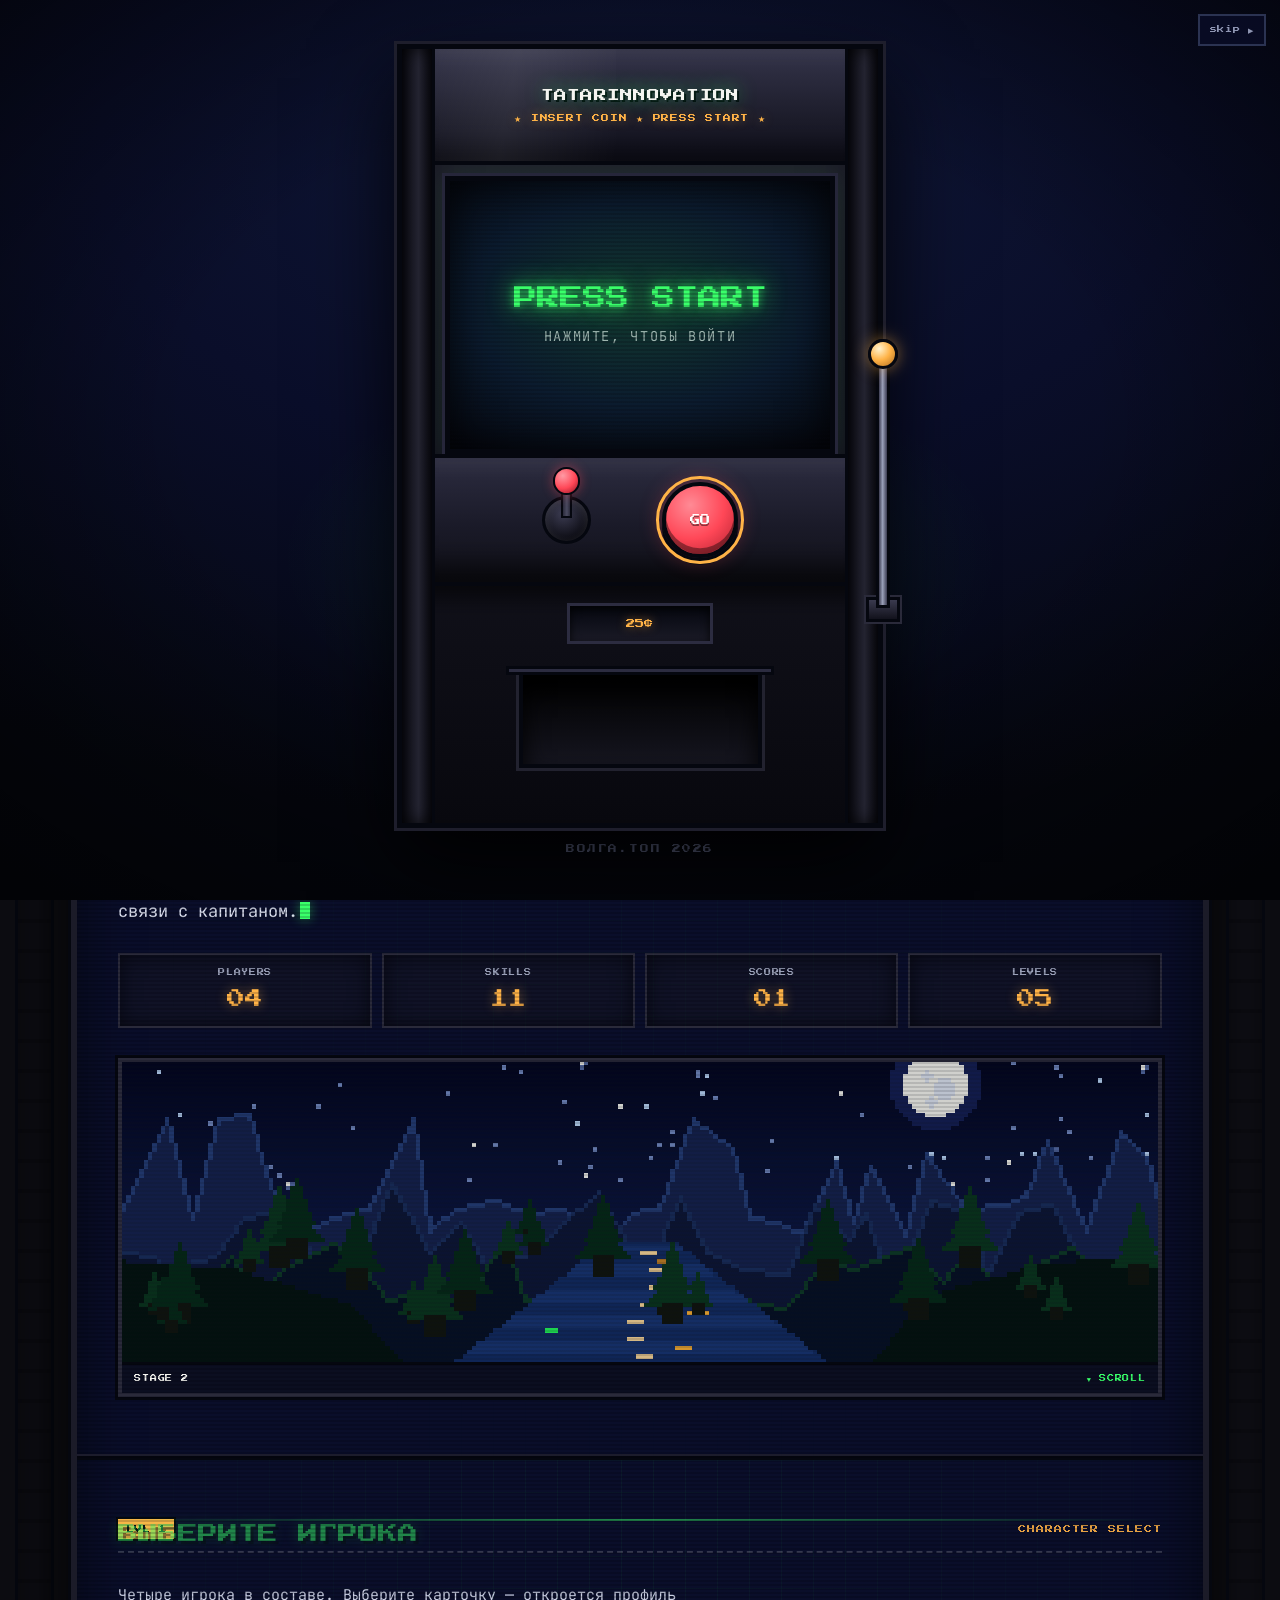
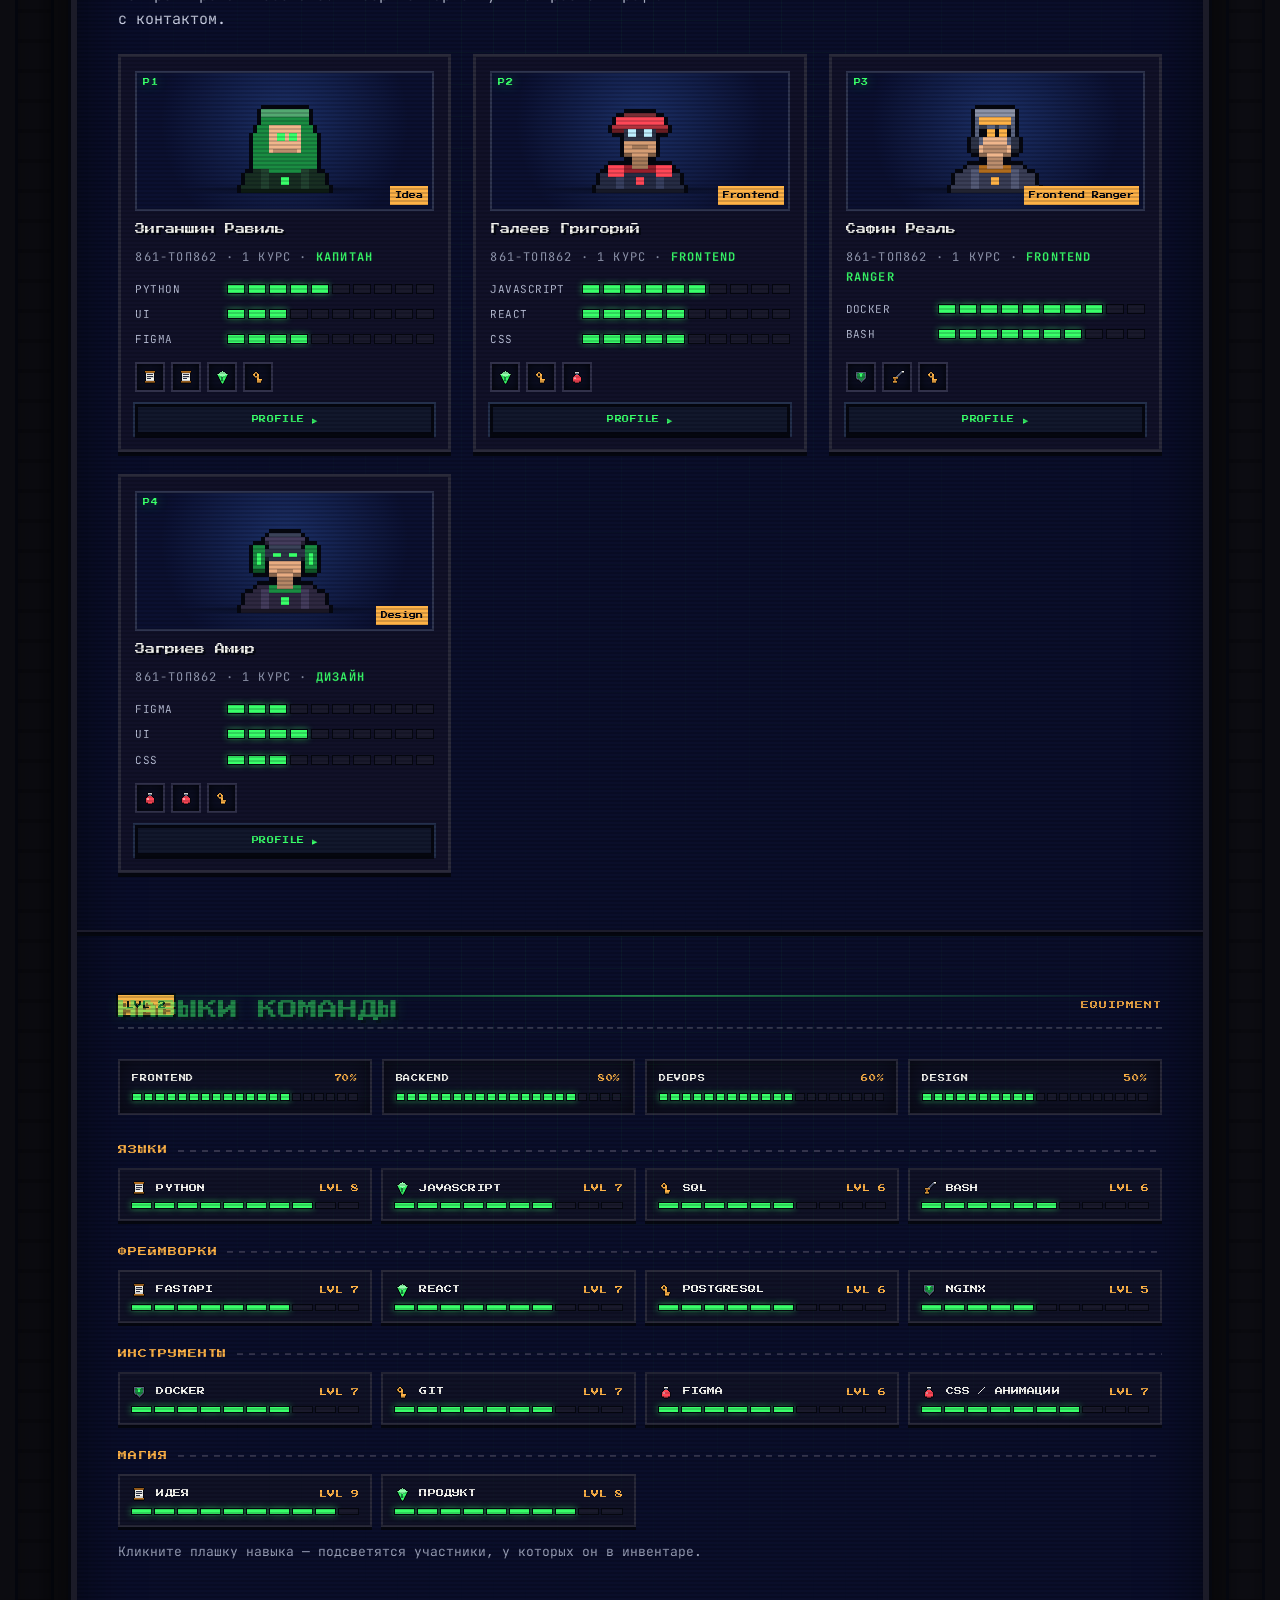
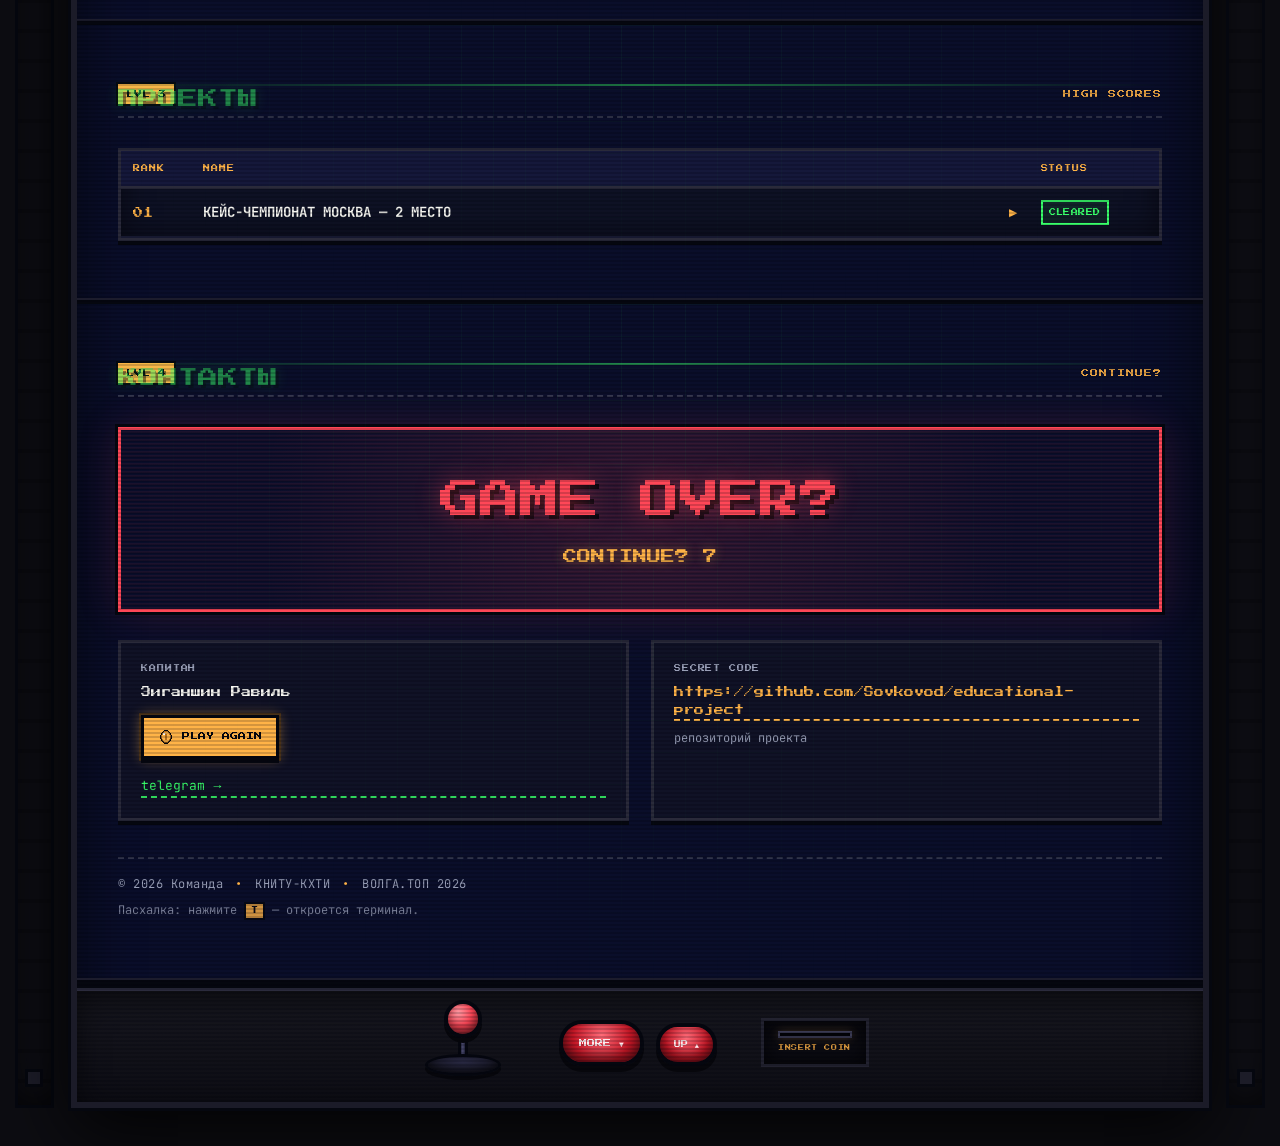
<file: index.html>
<!DOCTYPE html>
<html lang="ru">
<head>
<meta charset="utf-8">
<meta name="viewport" content="width=device-width, initial-scale=1, viewport-fit=cover">
<title>КОМАНДА «НАЗВАНИЕ» — аркадный автомат · Волга.ТОП 2026</title>
<meta name="description" content="Сайт-визитка команды «НАЗВАНИЕ» для хакатона Волга.ТОП 2026: аркадный автомат, экран CRT, уровни от участников до контактов.">
<meta name="theme-color" content="#0d0d12">
<meta property="og:type" content="website">
<meta property="og:title" content="КОМАНДА «НАЗВАНИЕ» — аркадный автомат">
<meta property="og:description" content="Вставьте монету и пройдите пять уровней: команда, участники, навыки, проекты, контакты.">
<meta property="og:image" content="assets/img/level-bg.png">
<link rel="icon" href="assets/img/favicon.png" type="image/png">
<link rel="preload" href="assets/fonts/press-start-2p-cyrillic.woff2" as="font" type="font/woff2" crossorigin>
<link rel="preload" href="assets/fonts/jetbrains-mono-cyrillic.woff2" as="font" type="font/woff2" crossorigin>
<link rel="stylesheet" href="css/main.css">
<link rel="stylesheet" href="css/crt.css">
<script>
  document.documentElement.classList.add('js');
</script>
<noscript>
  <style>
    .boot { display: none !important; }
    html.js [data-reveal] { opacity: 1 !important; transform: none !important; }
  </style>
</noscript>
</head>
<body>

<a class="skip-link" href="#main">Перейти к содержимому (SKIP)</a>

<div class="cabinet">

  <div class="marquee" role="presentation">
    <div class="marquee__track">
      <span class="marquee__run">INSERT COIN <b>✦</b> 5 УРОВНЕЙ <b>✦</b> PRESS START <b>✦</b> HIGH SCORES <b>✦</b> CONTINUE? <b>✦</b> INSERT COIN <b>✦</b> 5 УРОВНЕЙ <b>✦</b> PRESS START <b>✦</b> HIGH SCORES <b>✦</b> CONTINUE? <b>✦</b> INSERT COIN <b>✦</b> 5 УРОВНЕЙ <b>✦</b> PRESS START <b>✦</b> HIGH SCORES <b>✦</b> CONTINUE? <b>✦</b></span>
      <span class="marquee__run" aria-hidden="true">INSERT COIN <b>✦</b> 5 УРОВНЕЙ <b>✦</b> PRESS START <b>✦</b> HIGH SCORES <b>✦</b> CONTINUE? <b>✦</b> INSERT COIN <b>✦</b> 5 УРОВНЕЙ <b>✦</b> PRESS START <b>✦</b> HIGH SCORES <b>✦</b> CONTINUE? <b>✦</b> INSERT COIN <b>✦</b> 5 УРОВНЕЙ <b>✦</b> PRESS START <b>✦</b> HIGH SCORES <b>✦</b> CONTINUE? <b>✦</b></span>
    </div>
  </div>

  <div class="deck">
    <div class="rail rail--l" aria-hidden="true"></div>

    <div class="screen" id="screen">
      <div class="screen__glass" aria-hidden="true"></div>

      <header class="hud" id="hud">
        <a class="hud__brand" href="#lvl0" aria-label="В начало">
          <img class="hud__emblem" src="assets/img/logo-emblem.png" alt="" width="28" height="28">
          <span class="hud__team" data-site-text="team.title">КОМАНДА «НАЗВАНИЕ»</span>
        </a>

        <nav class="levels" id="levels" aria-label="Выбор уровня">
          <a class="lvl is-active" href="#lvl0" data-target="lvl0"><span class="lvl__num">LVL 0</span> <span class="lvl__name">START</span><span class="lvl__cursor" aria-hidden="true">▶</span></a>
          <a class="lvl" href="#lvl1" data-target="lvl1"><span class="lvl__num">LVL 1</span> <span class="lvl__name">CREW</span><span class="lvl__cursor" aria-hidden="true">▶</span></a>
          <a class="lvl" href="#lvl2" data-target="lvl2"><span class="lvl__num">LVL 2</span> <span class="lvl__name">SKILLS</span><span class="lvl__cursor" aria-hidden="true">▶</span></a>
          <a class="lvl" href="#lvl3" data-target="lvl3"><span class="lvl__num">LVL 3</span> <span class="lvl__name">SCORES</span><span class="lvl__cursor" aria-hidden="true">▶</span></a>
          <a class="lvl" href="#lvl4" data-target="lvl4"><span class="lvl__num">LVL 4</span> <span class="lvl__name">CONTACTS</span><span class="lvl__cursor" aria-hidden="true">▶</span></a>
        </nav>

        <div class="hud__right">
          <span class="credit" aria-hidden="true"><i class="credit__lamp"></i>CREDIT 1</span>
          <button class="icon-btn" id="soundToggle" type="button" aria-pressed="true" aria-label="Звук интерфейса: включён" title="Звук">♪</button>
          <button class="menu-btn" id="menuBtn" type="button" aria-expanded="false" aria-controls="levels">MENU</button>
        </div>
      </header>

      <main id="main">
        <h1 class="visually-hidden"><span data-site-text="team.title">КОМАНДА «НАЗВАНИЕ»</span> — сайт-визитка команды на хакатоне «<span data-site-text="site.event">Волга.ТОП 2026</span>» в стиле аркадного автомата</h1>

        <section class="lvl-sec lvl-sec--intro" id="lvl0" aria-labelledby="h-lvl0">
          <header class="sec-head" data-reveal>
            <span class="sec-head__badge">LVL 0</span>
            <h2 class="sec-head__title" id="h-lvl0">О КОМАНДЕ</h2>
            <span class="sec-head__sub">START</span>
          </header>

          <div class="hiscore" data-reveal>
            <span class="hiscore__label">HI-SCORE</span>
            <img class="hiscore__brand" src="инфографика/логотип/lockup-v-dark.svg"
                 alt="TATARINNOVATION — IT-команда КНИТУ-КХТИ" width="720" height="460">
            <p class="hiscore__motto" data-site-text="team.motto">девиз команды</p>
            <div class="hiscore__meta">
              <span data-site-text="site.event">ВОЛГА.ТОП 2026</span>
              <span class="dot">·</span>
              <span data-site-text="team.university">КНИТУ-КХТИ</span>
            </div>
          </div>

          <div class="intro-body">
            <div class="typer" id="aboutText" data-reveal>
              <noscript><p>Текст о команде подгружается из data/site.json.</p></noscript>
            </div>
          </div>

          <div class="scoreboard" data-reveal>
            <div class="scoreboard__cell"><span class="scoreboard__k">PLAYERS</span><span class="scoreboard__v" id="statPlayers">00</span></div>
            <div class="scoreboard__cell"><span class="scoreboard__k">SKILLS</span><span class="scoreboard__v" id="statSkills">00</span></div>
            <div class="scoreboard__cell"><span class="scoreboard__k">SCORES</span><span class="scoreboard__v" id="statScores">00</span></div>
            <div class="scoreboard__cell"><span class="scoreboard__k">LEVELS</span><span class="scoreboard__v">05</span></div>
          </div>

          <figure class="levelart" data-reveal>
            <img class="levelart__img" src="assets/img/level-bg.png" alt="Пиксельный ночной пейзаж: река уходит в горы, лес по берегам" width="240" height="90">
            <figcaption class="levelart__cap"><span data-site-text="site.levelCaption">STAGE 0 — RIVER VALLEY</span><span class="levelart__hint">▼ SCROLL</span></figcaption>
          </figure>
        </section>

        <section class="lvl-sec" id="lvl1" aria-labelledby="h-lvl1">
          <header class="sec-head" data-reveal>
            <span class="sec-head__badge">LVL 1</span>
            <h2 class="sec-head__title" id="h-lvl1">ВЫБЕРИТЕ ИГРОКА</h2>
            <span class="sec-head__sub">CHARACTER SELECT</span>
          </header>
          <p class="sec-lead" data-site-text="site.crewLead" data-reveal>Карточки участников: портрет, группа, класс, статы и инвентарь.</p>

          <div class="crew-grid" id="crewGrid" data-reveal>
            <noscript><p class="sec-lead">Список участников подгружается из data/crew.json.</p></noscript>
          </div>
        </section>

        <section class="lvl-sec" id="lvl2" aria-labelledby="h-lvl2">
          <header class="sec-head" data-reveal>
            <span class="sec-head__badge">LVL 2</span>
            <h2 class="sec-head__title" id="h-lvl2">НАВЫКИ КОМАНДЫ</h2>
            <span class="sec-head__sub">EQUIPMENT</span>
          </header>

          <div class="directions" id="directions" data-reveal>
            <noscript><p class="sec-lead">Статы команды подгружаются из data/skills.json.</p></noscript>
          </div>

          <div class="slots" id="skillSlots" data-reveal></div>

          <div class="filterbar" id="filterbar" hidden>
            <span class="filterbar__text">ФИЛЬТР: <b id="filterName"></b> — <span id="filterOwners"></span></span>
            <button class="btn btn--ghost btn--sm" type="button" id="filterReset">СБРОСИТЬ ×</button>
          </div>
          <p class="sec-hint" data-reveal>Кликните плашку навыка — подсветятся участники, у которых он в инвентаре.</p>
        </section>

        <section class="lvl-sec" id="lvl3" aria-labelledby="h-lvl3">
          <header class="sec-head" data-reveal>
            <span class="sec-head__badge">LVL 3</span>
            <h2 class="sec-head__title" id="h-lvl3">ПРОЕКТЫ</h2>
            <span class="sec-head__sub">HIGH SCORES</span>
          </header>

          <div class="table-wrap" data-reveal>
            <table class="scores">
              <caption class="visually-hidden">Таблица проектов команды: место, название, статус</caption>
              <colgroup>
                <col class="col-rank"><col class="col-name"><col class="col-status">
              </colgroup>
              <thead>
                <tr>
                  <th scope="col">RANK</th>
                  <th scope="col">NAME</th>
                  <th scope="col">STATUS</th>
                </tr>
              </thead>
              <tbody id="scoresBody">
                <tr><td colspan="3" class="scores__empty">Загрузка таблицы рекордов…</td></tr>
              </tbody>
            </table>
          </div>
        </section>

        <section class="lvl-sec lvl-sec--contact" id="lvl4" aria-labelledby="h-lvl4">
          <header class="sec-head" data-reveal>
            <span class="sec-head__badge">LVL 4</span>
            <h2 class="sec-head__title" id="h-lvl4">КОНТАКТЫ</h2>
            <span class="sec-head__sub">CONTINUE?</span>
          </header>

          <div class="gameover" data-reveal>
            <p class="gameover__big">GAME OVER?</p>
            <p class="gameover__continue" id="continueLine" aria-live="polite">CONTINUE? <span id="continueNum">9</span></p>
          </div>

          <div class="contact-grid" data-reveal>
            <div class="contact-card">
              <span class="contact-card__k">КАПИТАН</span>
              <span class="contact-card__v" data-site-text="contacts.captain">ИМЯ КАПИТАНА</span>
              <a class="btn btn--coin contact-card__btn" id="playAgain" href="mailto:ziganshinraw@yandex.ru">
                <img src="assets/sprites/icon-coin.png" alt="" width="16" height="16"> PLAY AGAIN
              </a>
              <a class="link-plain" id="telegramLink" href="#" hidden>telegram →</a>
            </div>
            <div class="contact-card">
              <span class="contact-card__k">SECRET CODE</span>
              <a class="contact-card__v contact-card__repo" id="repoLink" href="https://github.com/Sovkovod/educational-project" data-site-text="contacts.repoLabel">github.com/Sovkovod/educational-project</a>
              <span class="contact-card__hint">репозиторий проекта</span>
            </div>
          </div>

          <footer class="foot" data-reveal>
            <p class="foot__line">
              <span data-site-text="site.copyright">© 2026 Команда</span>
              <span class="dot">•</span>
              <span data-site-text="team.university">КНИТУ-КХТИ</span>
              <span class="dot">•</span>
              <span data-site-text="site.event">Волга.ТОП 2026</span>
            </p>
            <p class="foot__hint">Пасхалка: нажмите <kbd>T</kbd> — откроется терминал.</p>
          </footer>
        </section>

      </main>

      <div class="panel" role="group" aria-label="Панель управления автомата">
        <div class="stick" aria-hidden="true">
          <span class="stick__shaft"></span><span class="stick__ball"></span><span class="stick__base"></span>
        </div>
        <div class="panel__keys">
          <button class="pbtn pbtn--red" type="button" data-scroll="next">MORE ▼</button>
          <button class="pbtn pbtn--red pbtn--small" type="button" data-scroll="top">UP ▲</button>
        </div>
        <div class="coinslot" aria-hidden="true">
          <span class="coinslot__slot"></span>
          <span class="coinslot__label">INSERT COIN</span>
        </div>
      </div>
    </div>

    <div class="rail rail--r" aria-hidden="true"></div>
  </div>
</div>

<div class="boot" id="boot" role="dialog" aria-labelledby="bootTitle" tabindex="-1">
  <a class="boot__skip" href="#lvl0" id="bootSkip">skip ▶</a>

  <div class="boot__stage">
    <div class="cab" id="cab">
      <div class="cab__top">
        <p class="cab__title" id="bootTitle" data-site-text="team.title">КОМАНДА «НАЗВАНИЕ»</p>
        <p class="cab__marquee">★ INSERT COIN ★ PRESS START ★</p>
      </div>

      <div class="cab__screen">
        <div class="cab__scan" aria-hidden="true"></div>
        <div class="cab__screen-in">
          <p class="boot__insert" id="bootInsert">INSERT COIN</p>
          <p class="boot__hint" id="bootHint">автомат включается…</p>
        </div>
      </div>

      <div class="cab__panel">
        <div class="cab__stick" aria-hidden="true"><span></span></div>
        <button class="boot__start" id="bootStart" type="button" aria-label="START — запустить автомат">START</button>
      </div>

      <div class="cab__base">
        <div class="cab__slot" aria-hidden="true">25¢<span class="cab__slotcoin"></span></div>
        <div class="cab__tray" aria-hidden="true">
          <span class="cab__tray-lip"></span>
          <span class="cab__coins" id="bootCoins"></span>
        </div>
      </div>

      <div class="cab__lever" aria-hidden="true">
        <span class="cab__lever-base"></span>
        <span class="cab__lever-arm"><span class="cab__lever-ball"></span></span>
      </div>
    </div>

    <p class="boot__foot" data-site-text="site.event">ВОЛГА.ТОП 2026</p>
  </div>
</div>

<section class="term" id="term" aria-label="Терминал команды" hidden>
  <div class="term__bar">
    <span>TERMINAL v1.0 — команды: help, crew, skills, scores, contact</span>
    <button class="term__close" type="button" id="termClose" aria-label="Закрыть терминал">×</button>
  </div>
  <div class="term__out" id="termOut" role="log" aria-live="polite"></div>
  <form class="term__form" id="termForm" autocomplete="off">
    <label class="visually-hidden" for="termInput">Команда</label>
    <span class="term__prompt" aria-hidden="true">&gt;</span>
    <input class="term__input" id="termInput" name="cmd" type="text" spellcheck="false" placeholder="help">
  </form>
</section>

<div class="prof" id="prof" role="dialog" aria-modal="true" aria-labelledby="profName" hidden>
  <div class="prof__backdrop" data-prof-close></div>

  <div class="prof__win" tabindex="-1">
    <div class="prof__bar">
      <span class="prof__bar-title">PROFILE // <b id="profTag">P1</b></span>
      <div class="prof__nav">
        <button class="prof__btn" type="button" id="profPrev" aria-label="Предыдущий игрок">◀</button>
        <span class="prof__count" id="profCount" aria-hidden="true">1 / 3</span>
        <button class="prof__btn" type="button" id="profNext" aria-label="Следующий игрок">▶</button>
        <button class="prof__btn prof__btn--close" type="button" id="profClose" aria-label="Закрыть профиль">×</button>
      </div>
    </div>

    <div class="prof__body">
      <div class="prof__side">
        <div class="prof__stage">
          <span class="prof__stage-tag" id="profStageTag">P1</span>
          <img class="prof__sprite" id="profSprite" src="assets/sprites/mage.png" alt="" width="128" height="128">
          <span class="prof__stage-class" id="profClass">Idea</span>
        </div>

        <dl class="prof__facts">
          <div class="prof__fact"><dt>ГРУППА</dt><dd id="profGroup">—</dd></div>
          <div class="prof__fact"><dt>РОЛЬ</dt><dd id="profRole">—</dd></div>
          <div class="prof__fact"><dt>POWER</dt><dd id="profPower"><b>0</b> <span class="prof__power-max">/ 0</span></dd></div>
        </dl>
      </div>

      <div class="prof__info">
        <p class="prof__kicker">CHARACTER SHEET</p>
        <h2 class="prof__name" id="profName">PLAYER</h2>
        <p class="prof__bio" id="profBio"></p>

        <h3 class="prof__h">СТАТЫ</h3>
        <ul class="stats prof__stats" id="profStats"></ul>

        <h3 class="prof__h">ИНВЕНТАРЬ</h3>
        <ul class="prof__inv" id="profInv"></ul>

        <div class="prof__actions">
          <a class="btn btn--coin" id="profContact" href="#" rel="noopener" hidden>КОНТАКТ ↗</a>
          <button class="btn btn--ghost" type="button" id="profCloseBtn">ЗАКРЫТЬ · ESC</button>
        </div>
        <p class="prof__no-contact" id="profNoContact" hidden>Контакт не указан — пишите капитану на уровне 4.</p>
      </div>
    </div>

    <p class="prof__foot">← → сменить игрока · <kbd>ESC</kbd> закрыть · свайп на телефоне</p>
    <p class="visually-hidden" id="profStatus" role="status" aria-live="polite"></p>
  </div>
</div>

<script src="js/data.js"></script>
<script src="js/nav.js"></script>
<script src="js/profile.js"></script>
</body>
</html>
</file>
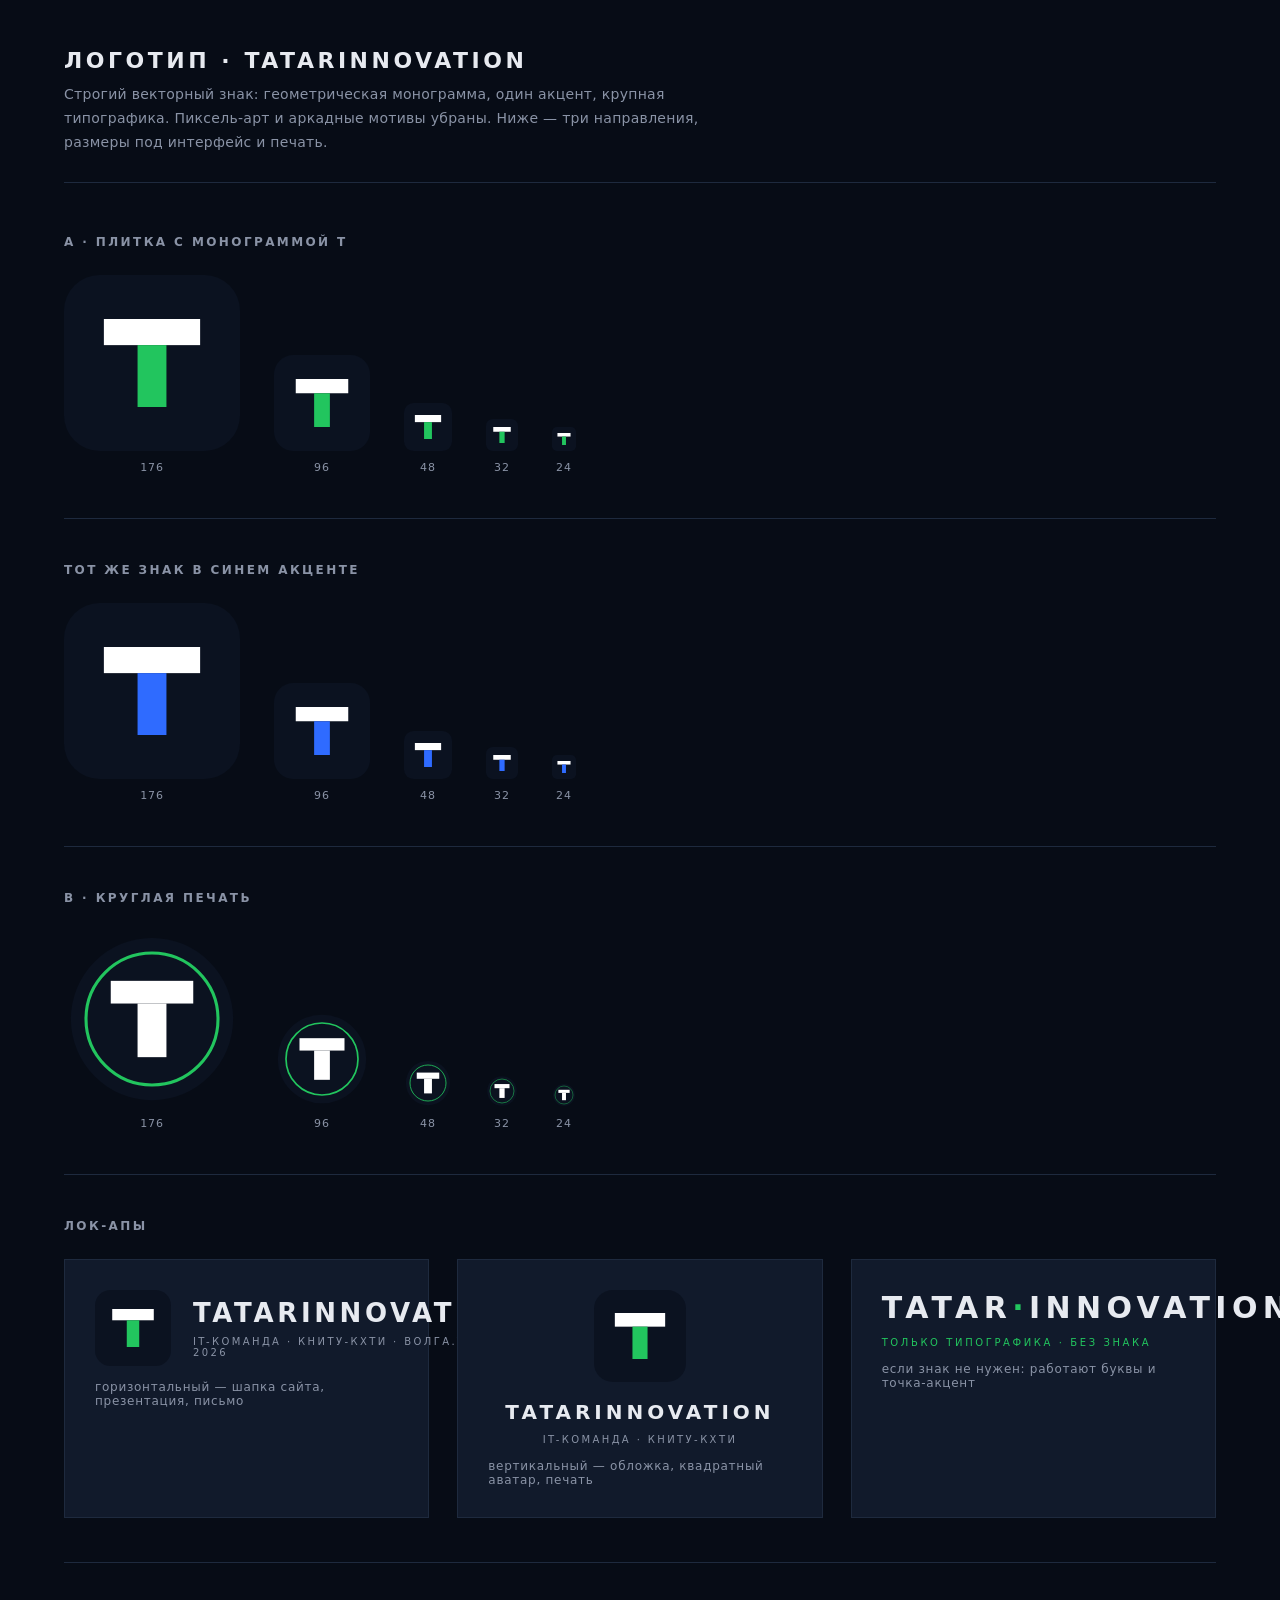
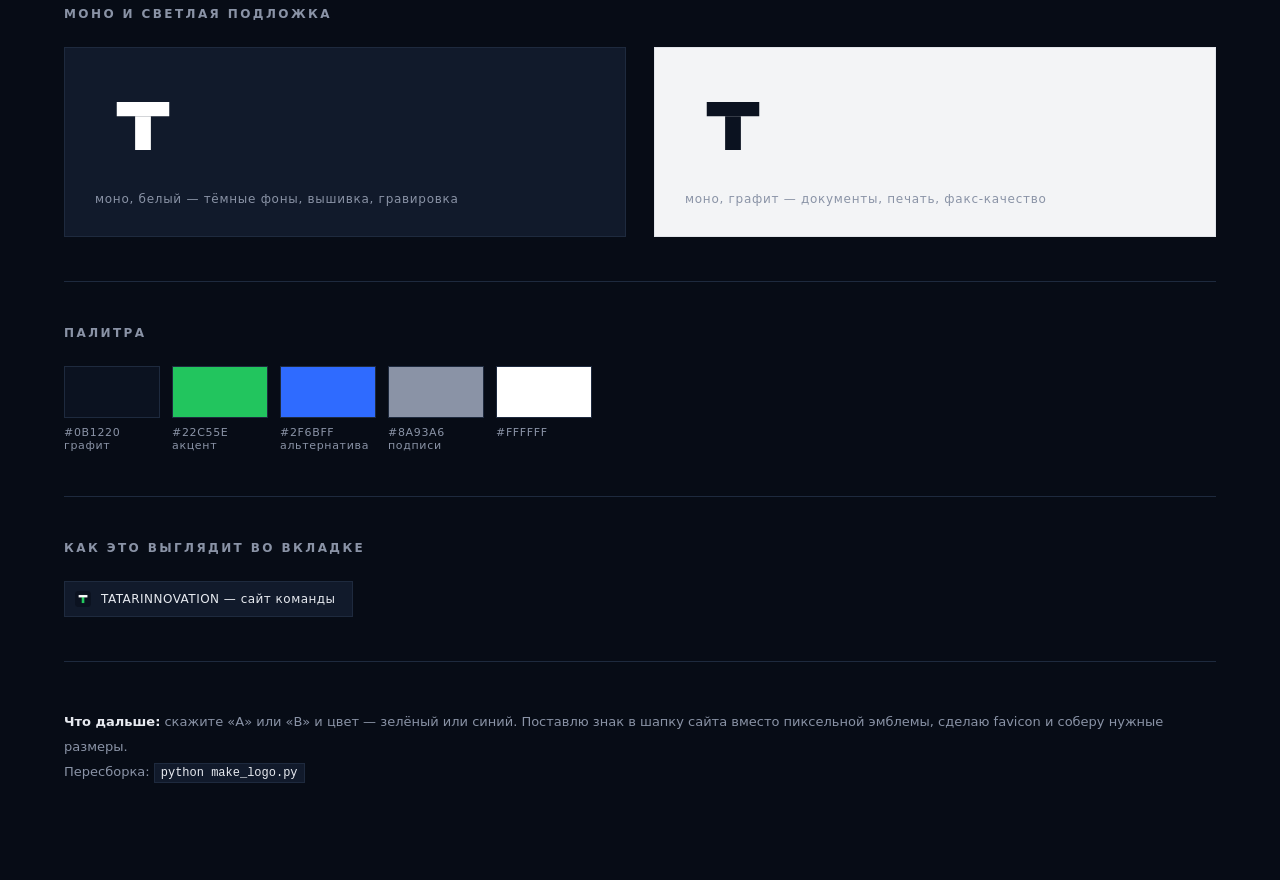
<file: инфографика/logo-serious.html>
<!DOCTYPE html>
<html lang="ru">
<head>
<meta charset="utf-8">
<meta name="viewport" content="width=device-width, initial-scale=1">
<title>Логотип TATARINNOVATION — варианты</title>
<style>
  :root {
    --ink:#0B1220; --panel:#111A2B; --line:#1E2A3E; --text:#E7EAF0;
    --muted:#8A93A6; --green:#22C55E;
  }
  * { box-sizing:border-box; }
  body {
    margin:0; padding:48px clamp(20px,5vw,72px) 96px; background:#070C16; color:var(--text);
    font-family: Inter, 'Segoe UI', system-ui, -apple-system, 'Helvetica Neue', Arial, sans-serif;
    -webkit-font-smoothing:antialiased;
  }
  header { border-bottom:1px solid var(--line); padding-bottom:28px; margin-bottom:8px; }
  h1 { font-size:22px; font-weight:600; letter-spacing:.16em; margin:0 0 10px; }
  .sub { color:var(--muted); font-size:14px; letter-spacing:.02em; margin:0; max-width:74ch; line-height:1.7; }
  section { border-bottom:1px solid var(--line); padding:44px 0; }
  h2 { font-size:12px; font-weight:600; letter-spacing:.2em; color:var(--muted); margin:0 0 26px; text-transform:uppercase; }
  .sizes { display:flex; gap:34px; align-items:flex-end; flex-wrap:wrap; }
  .sizes figure { margin:0; text-align:center; }
  .sizes img { display:block; margin:0 auto 10px; }
  .sizes figcaption { font-size:11px; color:var(--muted); letter-spacing:.08em; }
  .split { display:grid; grid-template-columns:repeat(auto-fit,minmax(260px,1fr)); gap:28px; }
  .card { background:var(--panel); border:1px solid var(--line); padding:30px; }
  .card--light { background:#F3F4F6; border-color:#E2E5EA; }
  .card p { margin:14px 0 0; font-size:12px; letter-spacing:.06em; color:var(--muted); }
  .lockup-h { display:flex; align-items:center; gap:22px; }
  .lockup-h img { width:76px; height:76px; }
  .lockup-h .word { font-size:26px; font-weight:600; letter-spacing:.14em; line-height:1.1; }
  .lockup-h .desc { display:block; font-size:10px; font-weight:500; letter-spacing:.24em; color:var(--muted); margin-top:8px; }
  .lockup-v { text-align:center; }
  .lockup-v img { width:92px; height:92px; margin:0 auto 18px; display:block; }
  .lockup-v .word { font-size:20px; font-weight:600; letter-spacing:.2em; display:block; }
  .lockup-v .desc { font-size:10px; letter-spacing:.24em; color:var(--muted); margin-top:10px; display:block; }
  .type-only { font-size:30px; font-weight:600; letter-spacing:.18em; }
  .type-only span { color:var(--green); }
  .type-desc { display:block; font-size:10px; letter-spacing:.26em; color:var(--muted); margin-top:12px; font-weight:500; }
  .palette { display:flex; gap:12px; flex-wrap:wrap; }
  .chip { width:96px; }
  .chip i { display:block; height:52px; border:1px solid var(--line); margin-bottom:8px; }
  .chip b { display:block; font-size:11px; font-weight:500; color:var(--muted); letter-spacing:.06em; }
  .tab { display:inline-flex; align-items:center; gap:10px; background:#111A2B; border:1px solid var(--line);
         padding:9px 16px 9px 10px; font-size:12px; letter-spacing:.04em; }
  .tab img { width:16px; height:16px; }
  footer { margin-top:48px; color:var(--muted); font-size:13px; line-height:1.9; }
  footer b { color:var(--text); font-weight:600; }
  code { color:var(--text); background:#111A2B; border:1px solid var(--line); padding:2px 6px; font-size:12px; }
</style>
</head>
<body>
<header>
  <h1>ЛОГОТИП · TATARINNOVATION</h1>
  <p class="sub">Строгий векторный знак: геометрическая монограмма, один акцент, крупная типографика.
  Пиксель-арт и аркадные мотивы убраны. Ниже — три направления, размеры под интерфейс и печать.</p>
</header>

<section>
  <h2>A · Плитка с монограммой T</h2>
  <div class="sizes"><figure><img src="логотип/mark-a-green.svg" width="176" height="176" alt=""><figcaption>176</figcaption></figure><figure><img src="логотип/mark-a-green.svg" width="96" height="96" alt=""><figcaption>96</figcaption></figure><figure><img src="логотип/mark-a-green.svg" width="48" height="48" alt=""><figcaption>48</figcaption></figure><figure><img src="логотип/mark-a-green.svg" width="32" height="32" alt=""><figcaption>32</figcaption></figure><figure><img src="логотип/mark-a-green.svg" width="24" height="24" alt=""><figcaption>24</figcaption></figure></div>
</section>

<section>
  <h2>Тот же знак в синем акценте</h2>
  <div class="sizes"><figure><img src="логотип/mark-a-blue.svg" width="176" height="176" alt=""><figcaption>176</figcaption></figure><figure><img src="логотип/mark-a-blue.svg" width="96" height="96" alt=""><figcaption>96</figcaption></figure><figure><img src="логотип/mark-a-blue.svg" width="48" height="48" alt=""><figcaption>48</figcaption></figure><figure><img src="логотип/mark-a-blue.svg" width="32" height="32" alt=""><figcaption>32</figcaption></figure><figure><img src="логотип/mark-a-blue.svg" width="24" height="24" alt=""><figcaption>24</figcaption></figure></div>
</section>

<section>
  <h2>B · Круглая печать</h2>
  <div class="sizes"><figure><img src="логотип/mark-b-green.svg" width="176" height="176" alt=""><figcaption>176</figcaption></figure><figure><img src="логотип/mark-b-green.svg" width="96" height="96" alt=""><figcaption>96</figcaption></figure><figure><img src="логотип/mark-b-green.svg" width="48" height="48" alt=""><figcaption>48</figcaption></figure><figure><img src="логотип/mark-b-green.svg" width="32" height="32" alt=""><figcaption>32</figcaption></figure><figure><img src="логотип/mark-b-green.svg" width="24" height="24" alt=""><figcaption>24</figcaption></figure></div>
</section>

<section>
  <h2>Лок-апы</h2>
  <div class="split">
    <div class="card">
      <div class="lockup-h">
        <img src="логотип/mark-a-green.svg" alt="">
        <div><span class="word">TATARINNOVATION</span>
        <span class="desc">IT-КОМАНДА · КНИТУ-КХТИ · ВОЛГА.ТОП 2026</span></div>
      </div>
      <p>горизонтальный — шапка сайта, презентация, письмо</p>
    </div>
    <div class="card">
      <div class="lockup-v">
        <img src="логотип/mark-a-green.svg" alt="">
        <span class="word">TATARINNOVATION</span>
        <span class="desc">IT-КОМАНДА · КНИТУ-КХТИ</span>
      </div>
      <p>вертикальный — обложка, квадратный аватар, печать</p>
    </div>
    <div class="card">
      <div class="type-only">TATAR<span>·</span>INNOVATION
        <span class="type-desc">ТОЛЬКО ТИПОГРАФИКА · БЕЗ ЗНАКА</span>
      </div>
      <p>если знак не нужен: работают буквы и точка-акцент</p>
    </div>
  </div>
</section>

<section>
  <h2>Моно и светлая подложка</h2>
  <div class="split">
    <div class="card">
      <img src="логотип/mark-a-mono-white.svg" width="96" height="96" alt="">
      <p>моно, белый — тёмные фоны, вышивка, гравировка</p>
    </div>
    <div class="card card--light">
      <img src="логотип/mark-a-mono-ink.svg" width="96" height="96" alt="">
      <p>моно, графит — документы, печать, факс-качество</p>
    </div>
  </div>
</section>

<section>
  <h2>Палитра</h2>
  <div class="palette">
    <div class="chip"><i style="background:#0B1220"></i><b>#0B1220 графит</b></div>
    <div class="chip"><i style="background:#22C55E"></i><b>#22C55E акцент</b></div>
    <div class="chip"><i style="background:#2F6BFF"></i><b>#2F6BFF альтернатива</b></div>
    <div class="chip"><i style="background:#8A93A6"></i><b>#8A93A6 подписи</b></div>
    <div class="chip"><i style="background:#FFFFFF"></i><b>#FFFFFF</b></div>
  </div>
</section>

<section>
  <h2>Как это выглядит во вкладке</h2>
  <div class="tab"><img src="логотип/favicon-32.png" alt="">TATARINNOVATION — сайт команды</div>
</section>

<footer>
  <b>Что дальше:</b> скажите «A» или «B» и цвет — зелёный или синий. Поставлю знак в шапку сайта
  вместо пиксельной эмблемы, сделаю favicon и соберу нужные размеры.<br>
  Пересборка: <code>python make_logo.py</code>
</footer>
</body>
</html>
</file>
<file: css/main.css>
@font-face {
  font-family: 'Press Start 2P';
  font-style: normal;
  font-weight: 400;
  font-display: swap;
  src: url('../assets/fonts/press-start-2p-cyrillic.woff2') format('woff2');
  unicode-range: U+0301, U+0400-045F, U+0490-0491, U+04B0-04B1, U+2116;
}
@font-face {
  font-family: 'Press Start 2P';
  font-style: normal;
  font-weight: 400;
  font-display: swap;
  src: url('../assets/fonts/press-start-2p-latin.woff2') format('woff2');
  unicode-range: U+0000-00FF, U+0131, U+0152-0153, U+02BB-02BC, U+02C6, U+02DA,
    U+02DC, U+0304, U+0308, U+0329, U+2000-206F, U+20AC, U+2122, U+2191,
    U+2193, U+2212, U+2215, U+FEFF, U+FFFD;
}
@font-face {
  font-family: 'JetBrains Mono';
  font-style: normal;
  font-weight: 100 800;
  font-display: swap;
  src: url('../assets/fonts/jetbrains-mono-cyrillic.woff2') format('woff2');
  unicode-range: U+0301, U+0400-045F, U+0490-0491, U+04B0-04B1, U+2116;
}
@font-face {
  font-family: 'JetBrains Mono';
  font-style: normal;
  font-weight: 100 800;
  font-display: swap;
  src: url('../assets/fonts/jetbrains-mono-latin.woff2') format('woff2');
  unicode-range: U+0000-00FF, U+0131, U+0152-0153, U+02BB-02BC, U+02C6, U+02DA,
    U+02DC, U+0304, U+0308, U+0329, U+2000-206F, U+20AC, U+2122, U+2191,
    U+2193, U+2212, U+2215, U+FEFF, U+FFFD;
}

:root {
  --screen: #0a0e2a;
  --cabinet: #0d0d12;
  --panel: #161622;
  --ink: #f5f5f0;
  --phos: #39ff6a;
  --amber: #ffb347;
  --blood: #ff4757;
  --muted: #9aa0b8;
  --line: #2a2a3a;
  --line-d: #1a1a26;
  --bg-deep: #05070f;

  --font-px: 'Press Start 2P', 'JetBrains Mono', ui-monospace, monospace;
  --font-mono: 'JetBrains Mono', ui-monospace, 'Cascadia Mono', Consolas, monospace;

  --pad-x: clamp(14px, 3.2vw, 44px);
  --sec-y: clamp(28px, 4.6vw, 64px);
  --gap: clamp(12px, 1.8vw, 22px);
  --hud-h: 64px;
  --step: 4px; /* шаг «пиксельной» сетки */

  --shadow-hard: 0 4px 0 var(--bg-deep);
  --glow-green: 0 0 12px rgba(57, 255, 106, .45);
  --glow-amber: 0 0 12px rgba(255, 179, 71, .45);
}

*,
*::before,
*::after { box-sizing: border-box; }

html { -webkit-text-size-adjust: 100%; }

html, body { overflow-x: clip; }

body {
  margin: 0;
  font-family: var(--font-mono);
  font-size: 16px;
  line-height: 1.65;
  color: var(--ink);
  background-color: var(--cabinet);
  background-image:
    url("data:image/svg+xml,%3Csvg xmlns='http://www.w3.org/2000/svg' width='160' height='160'%3E%3Cfilter id='n'%3E%3CfeTurbulence type='fractalNoise' baseFrequency='0.9' numOctaves='3' stitchTiles='stitch'/%3E%3C/filter%3E%3Crect width='160' height='160' filter='url(%23n)' opacity='0.32'/%3E%3C/svg%3E"),
    linear-gradient(90deg, #08080c 0%, #14141c 50%, #08080c 100%);
  background-blend-mode: overlay, normal;
  background-attachment: fixed;
}

img { max-width: 100%; display: block; }

img[src*="sprites"],
img[src*="level-bg"],
img[src*="logo-emblem"] { image-rendering: pixelated; }

[hidden] { display: none !important; }

h1, h2, h3, h4, p, ul, ol, figure, blockquote { margin: 0; }
ul, ol { padding: 0; list-style: none; }

a { color: var(--phos); text-decoration-thickness: 2px; text-underline-offset: 3px; }
a:hover { color: var(--amber); }

a,
button,
label,
input,
[role="button"] {
  touch-action: manipulation;
  -webkit-tap-highlight-color: transparent;
}

::selection { background: var(--phos); color: var(--bg-deep); }

:focus-visible {
  outline: 3px solid var(--amber);
  outline-offset: 3px;
}

.visually-hidden {
  position: absolute !important;
  width: 1px; height: 1px;
  margin: -1px; padding: 0;
  overflow: hidden; clip: rect(0 0 0 0); clip-path: inset(50%);
  white-space: nowrap; border: 0;
}

.skip-link {
  position: fixed;
  top: -60px; left: 12px;
  z-index: 300;
  padding: 12px 16px;
  font-family: var(--font-px);
  font-size: 9px;
  color: var(--bg-deep);
  background: var(--amber);
  border: 3px solid var(--bg-deep);
  text-decoration: none;
  transition: top .12s steps(2, end);
}
.skip-link:focus { top: 12px; color: var(--bg-deep); }

* { scrollbar-width: thin; scrollbar-color: #34344a var(--cabinet); }
::-webkit-scrollbar { width: 14px; height: 14px; }
::-webkit-scrollbar-track { background: var(--cabinet); }
::-webkit-scrollbar-thumb {
  background: #34344a;
  border: 3px solid var(--cabinet);
}
::-webkit-scrollbar-thumb:hover { background: var(--phos); }

.cabinet {
  max-width: 1440px;
  margin: 0 auto;
  padding: 0 clamp(6px, 1.2vw, 18px) clamp(20px, 3vw, 48px);
}

.marquee {
  position: relative;
  overflow: hidden;
  padding: 7px 0;
  background: #08080d;
  border-bottom: 3px solid var(--bg-deep);
  box-shadow: inset 0 -2px 0 #1b1b28;
}
.marquee__track {
  display: flex;
  width: max-content;
  animation: ticker 34s linear infinite;
}
.marquee:hover .marquee__track { animation-play-state: paused; }
.marquee__run {
  padding-right: 40px;
  white-space: nowrap;
  font-family: var(--font-px);
  font-size: 8px;
  letter-spacing: .14em;
  color: var(--amber);
  text-shadow: var(--glow-amber);
}
.marquee__run b { color: var(--phos); font-weight: 400; }

.deck {
  display: flex;
  align-items: stretch;
  justify-content: center;
  gap: clamp(0px, 1.4vw, 24px);
  padding-top: clamp(10px, 1.6vw, 20px);
}

.rail {
  position: relative;
  display: none;
  flex: 1 1 40px;
  max-width: 110px;
  border: 3px solid var(--bg-deep);
  background:
    repeating-linear-gradient(180deg,
      #14141d 0 26px,
      #101018 26px 30px);
  box-shadow: inset 0 0 40px rgba(0, 0, 0, .9);
}
.rail::before,
.rail::after {
  content: '';
  position: absolute;
  left: 50%;
  transform: translateX(-50%);
  width: 18px; height: 18px;
  background: #1c1c28;
  border: 3px solid var(--bg-deep);
}
.rail::before { top: 18px; }
.rail::after { bottom: 18px; }

.screen {
  position: relative;
  flex: 0 1 var(--maxw, 1200px);
  width: 100%;
  max-width: 1200px;
  min-width: 0;
  background: var(--screen);
  border: 6px solid #1b1b28;
  box-shadow:
    0 0 0 3px var(--bg-deep),
    0 24px 70px rgba(0, 0, 0, .85),
    inset 0 0 60px rgba(0, 0, 0, .6);
}

.hud {
  position: sticky;
  top: 0;
  z-index: 50;
  display: flex;
  align-items: center;
  gap: clamp(8px, 1.6vw, 20px);
  height: var(--hud-h);
  padding: 0 clamp(10px, 1.8vw, 22px);
  background: #0d0d12;
  border-bottom: 4px solid var(--bg-deep);
  box-shadow:
    0 3px 0 0 #262638,
    0 10px 26px rgba(0, 0, 0, .65);
}

.hud__brand {
  display: flex;
  align-items: center;
  gap: 10px;
  min-width: 0;
  color: var(--ink);
  text-decoration: none;
}
.hud__brand:hover { color: var(--phos); }
.hud__emblem {
  flex: 0 0 auto;
  width: 28px; height: 28px;
}
.hud__team {
  font-family: var(--font-px);
  font-size: 8px;
  line-height: 1.5;
  letter-spacing: .02em;
  text-shadow: var(--glow-green);
  white-space: nowrap;
  overflow: hidden;
  text-overflow: ellipsis;
}

.levels {
  display: flex;
  align-items: center;
  gap: 4px;
  margin-left: auto;
  min-width: 0;
  overflow-x: auto;
  scrollbar-width: none;
}
.levels::-webkit-scrollbar { display: none; }

.lvl {
  position: relative;
  display: inline-flex;
  align-items: center;
  gap: 5px;
  flex: 0 0 auto;
  padding: 9px 9px;
  font-family: var(--font-px);
  font-size: 8px;
  line-height: 1;
  color: #a7aec6;
  text-decoration: none;
  background: #161622;
  border: 2px solid #2c2c42;
  box-shadow: 0 3px 0 var(--bg-deep);
  transition: color .1s steps(2, end), background .1s steps(2, end),
    border-color .1s steps(2, end), transform .1s steps(2, end);
}
.lvl:hover,
.lvl:focus-visible {
  color: var(--ink);
  background: #1e1e30;
  border-color: var(--phos);
}
.lvl__cursor {
  order: -1;
  width: 8px;
  color: var(--amber);
  opacity: 0;
}
.lvl.is-active {
  color: var(--bg-deep);
  background: var(--phos);
  border-color: var(--bg-deep);
  box-shadow: 0 3px 0 var(--bg-deep), var(--glow-green);
}
.lvl.is-active .lvl__cursor {
  opacity: 1;
  animation: blink1s 1s steps(1, end) infinite;
}

.hud__right {
  display: flex;
  align-items: center;
  gap: 8px;
  flex: 0 0 auto;
}

.credit {
  display: inline-flex;
  align-items: center;
  gap: 6px;
  font-family: var(--font-px);
  font-size: 7px;
  color: var(--phos);
  white-space: nowrap;
}
.credit__lamp {
  width: 8px; height: 8px;
  background: var(--phos);
  box-shadow: var(--glow-green);
  animation: blink1s 1.6s steps(1, end) infinite;
}

.icon-btn,
.menu-btn {
  font-family: var(--font-px);
  font-size: 8px;
  line-height: 1;
  color: var(--ink);
  background: #161622;
  border: 2px solid #2c2c42;
  box-shadow: 0 3px 0 var(--bg-deep);
  padding: 8px 10px;
  cursor: pointer;
}
.icon-btn:hover,
.menu-btn:hover { border-color: var(--amber); color: var(--amber); }
.icon-btn[aria-pressed="false"] { color: #6b7089; }

.menu-btn { display: none; }

.lvl-sec {
  position: relative;
  padding: var(--sec-y) var(--pad-x);
  border-bottom: 4px solid var(--bg-deep);
  box-shadow: inset 0 -2px 0 #1c1c2c;
  scroll-margin-top: calc(var(--hud-h) + 12px);
}
.lvl-sec::before {
  content: '';
  position: absolute;
  inset: 0;
  pointer-events: none;
  background-image:
    linear-gradient(rgba(57, 255, 106, .05) 1px, transparent 1px),
    linear-gradient(90deg, rgba(57, 255, 106, .05) 1px, transparent 1px);
  background-size: 32px 32px;
  mask-image: radial-gradient(ellipse at 50% 0%, #000 0%, transparent 78%);
  -webkit-mask-image: radial-gradient(ellipse at 50% 0%, #000 0%, transparent 78%);
}

.sec-head {
  position: relative;
  display: flex;
  align-items: baseline;
  flex-wrap: wrap;
  gap: 8px 12px;
  padding-bottom: 12px;
  margin-bottom: clamp(16px, 2.6vw, 30px);
  border-bottom: 2px dashed rgba(245, 245, 240, .18);
}
.sec-head__badge {
  font-family: var(--font-px);
  font-size: 8px;
  line-height: 1;
  padding: 6px 8px;
  color: var(--bg-deep);
  background: var(--amber);
  box-shadow: 0 0 0 2px var(--bg-deep);
}
.sec-head__title {
  font-family: var(--font-px);
  font-weight: 400;
  font-size: clamp(12px, 2.1vw, 20px);
  line-height: 1.5;
  color: var(--phos);
  text-shadow: 0 0 14px rgba(57, 255, 106, .4), 3px 3px 0 var(--bg-deep);
}
.sec-head__sub {
  margin-left: auto;
  font-family: var(--font-px);
  font-size: 8px;
  letter-spacing: .12em;
  color: var(--amber);
  opacity: .9;
}

.sec-lead {
  max-width: 62ch;
  margin-bottom: clamp(14px, 2vw, 22px);
  color: #c9cee2;
  font-size: 15px;
}
.sec-hint {
  margin-top: 14px;
  font-size: 13px;
  color: var(--muted);
}
.sec-hint b { color: var(--amber); font-weight: 700; }

.notice {
  margin: calc(var(--sec-y) * .5) var(--pad-x) 0;
  padding: 10px 12px;
  font-size: 13px;
  color: var(--bg-deep);
  background: var(--amber);
  border: 3px solid var(--bg-deep);
  box-shadow: 0 3px 0 var(--bg-deep);
}
.notice code {
  padding: 1px 4px;
  font-family: var(--font-mono);
  font-size: 12px;
  background: #ffe2b8;
  border: 1px solid #a96f1d;
}

.hiscore {
  position: relative;
  padding: clamp(18px, 3vw, 34px) clamp(14px, 3vw, 30px);
  text-align: center;
  background:
    repeating-linear-gradient(0deg, rgba(57, 255, 106, .05) 0 2px, transparent 2px 4px),
    linear-gradient(180deg, #101a3c 0%, #0a0e2a 100%);
  border: 4px solid var(--phos);
  box-shadow:
    0 0 0 4px var(--bg-deep),
    0 0 34px rgba(57, 255, 106, .16),
    inset 0 0 40px rgba(57, 255, 106, .07);
}
.hiscore__label {
  display: inline-block;
  font-family: var(--font-px);
  font-size: 8px;
  letter-spacing: .18em;
  color: var(--amber);
  text-shadow: var(--glow-amber);
  margin-bottom: 14px;
}
.hiscore__brand {
  display: block;
  width: clamp(148px, 26vw, 236px);
  height: auto;
  margin: 0 auto 2px;
}
.hiscore__motto {
  margin-top: 12px;
  font-size: clamp(13px, 1.5vw, 16px);
  color: var(--phos);
  letter-spacing: .02em;
}
.hiscore__meta {
  margin-top: 14px;
  font-size: 12px;
  letter-spacing: .18em;
  text-transform: uppercase;
  color: var(--muted);
}
.dot { color: var(--amber); margin: 0 .4em; }

.intro-body {
  display: grid;
  gap: var(--gap);
  margin-top: clamp(18px, 3vw, 30px);
}

.typer { max-width: 74ch; }
.typer__line {
  position: relative;
  min-height: 1.65em;
  margin-bottom: .55em;
  font-size: clamp(15px, 1.6vw, 17px);
  color: #dfe3f2;
  white-space: pre-wrap;
}
.typer__line:last-child { margin-bottom: 0; }
.typer__line::before { content: '> '; color: var(--phos); }
.typer.is-typing .typer__line:last-child::after {
  content: '';
  display: inline-block;
  width: .55em; height: 1em;
  margin-left: 2px;
  vertical-align: -2px;
  background: var(--phos);
  box-shadow: var(--glow-green);
  animation: blink1s 1s steps(1, end) infinite;
}

.scoreboard {
  display: grid;
  grid-template-columns: repeat(4, minmax(0, 1fr));
  gap: 10px;
  margin-top: clamp(18px, 3vw, 28px);
}
.scoreboard__cell {
  display: grid;
  gap: 6px;
  padding: 12px 10px;
  text-align: center;
  background: #101226;
  border: 2px solid var(--line);
  box-shadow: inset 0 0 20px rgba(0, 0, 0, .6);
}
.scoreboard__k {
  font-family: var(--font-px);
  font-size: 7px;
  letter-spacing: .1em;
  color: var(--muted);
}
.scoreboard__v {
  font-family: var(--font-px);
  font-size: clamp(12px, 1.8vw, 18px);
  color: var(--amber);
  text-shadow: var(--glow-amber);
}

.levelart {
  position: relative;
  margin-top: clamp(18px, 3vw, 30px);
  border: 4px solid var(--line);
  box-shadow: 0 0 0 3px var(--bg-deep), inset 0 0 30px rgba(0, 0, 0, .7);
  overflow: hidden;
  background: #05070f;
}
.levelart__img {
  width: 100%;
  height: clamp(150px, 25vw, 300px);
  object-fit: cover;
  filter: saturate(1.12) contrast(1.04);
}
.levelart::after {
  content: '';
  position: absolute;
  inset: 0;
  pointer-events: none;
  background: repeating-linear-gradient(180deg, rgba(5, 7, 15, .28) 0 2px, transparent 2px 4px);
}
.levelart__cap {
  position: relative;
  z-index: 1;
  display: flex;
  justify-content: space-between;
  gap: 12px;
  padding: 8px 12px;
  font-family: var(--font-px);
  font-size: 7px;
  letter-spacing: .1em;
  color: var(--ink);
  background: #0b0e20;
  border-top: 3px solid var(--bg-deep);
}
.levelart__hint { color: var(--phos); animation: blink1s 1.4s steps(1, end) infinite; }

.crew-grid {
  display: grid;
  grid-template-columns: repeat(auto-fit, minmax(min(100%, 250px), 1fr));
  gap: var(--gap);
}

.card {
  position: relative;
  display: flex;
  flex-direction: column;
  gap: 10px;
  padding: 14px;
  background: #111128;
  border: 3px solid var(--line);
  box-shadow: var(--shadow-hard);
  cursor: pointer;                 /* карточка целиком открывает профиль */
  transition: transform .12s steps(2, end), border-color .12s steps(2, end),
    box-shadow .12s steps(2, end), opacity .15s steps(2, end);
}
.card::before {
  content: '▶';
  position: absolute;
  top: 2px; left: -1px;
  font-family: var(--font-px);
  font-size: 9px;
  line-height: 1;
  color: var(--amber);
  opacity: 0;
  transform: translateX(-8px);
  transition: opacity .1s steps(2, end), transform .1s steps(2, end);
  z-index: 2;
}
.card:hover,
.card:focus-within {
  border-color: var(--phos);
  transform: translateY(-2px);
  box-shadow: var(--shadow-hard), 0 0 0 2px rgba(57, 255, 106, .22), 0 0 26px rgba(57, 255, 106, .18);
}
.card:hover::before,
.card:focus-within::before { opacity: 1; transform: translateX(0); }

.card.is-dimmed {
  opacity: .32;
  filter: grayscale(.7);
}
.card.is-match {
  border-color: var(--amber);
  box-shadow: var(--shadow-hard), 0 0 0 2px rgba(255, 179, 71, .3), 0 0 26px rgba(255, 179, 71, .22);
}
.card.is-match::before { content: '★'; color: var(--amber); opacity: 1; transform: none; }

.card__portrait {
  position: relative;
  display: grid;
  place-items: center;
  height: 140px;
  background:
    radial-gradient(circle at 50% 36%, #1b2f66 0%, #0b1030 72%),
    repeating-linear-gradient(180deg, rgba(57, 255, 106, .06) 0 2px, transparent 2px 4px);
  border: 2px solid #2f3550;
  overflow: hidden;
}
.card__portrait::after {
  content: '';
  position: absolute;
  left: 12%;
  right: 12%;
  bottom: 14px;
  height: 10px;
  border-radius: 50%;
  background: radial-gradient(ellipse, rgba(0, 0, 0, .55), transparent 70%);
}
.card__sprite {
  position: relative;
  z-index: 1;
  width: 96px;
  height: 96px;
  transform: translateY(4px);
}
.card__tag {
  position: absolute;
  top: 4px; left: 6px;
  z-index: 2;
  font-family: var(--font-px);
  font-size: 7px;
  letter-spacing: .08em;
  color: var(--phos);
  text-shadow: var(--glow-green);
}
.card__class {
  position: absolute;
  right: 4px; bottom: 4px;
  z-index: 2;
  font-family: var(--font-px);
  font-size: 7px;
  line-height: 1.6;
  padding: 4px 5px;
  color: var(--bg-deep);
  background: var(--amber);
  max-width: calc(100% - 8px);
}

.card__name {
  font-family: var(--font-px);
  font-weight: 400;
  font-size: 10px;
  line-height: 1.7;
  color: var(--ink);
  text-shadow: 2px 2px 0 var(--bg-deep);
  overflow-wrap: anywhere;
}
.card__meta {
  font-size: 12px;
  letter-spacing: .1em;
  text-transform: uppercase;
  color: var(--muted);
}
.card__meta b { color: var(--phos); font-weight: 700; }

.stats { display: grid; gap: 7px; margin-top: 2px; }
.stat {
  display: flex;
  align-items: center;
  gap: 8px;
  font-size: 11px;
}
.stat__label {
  flex: 0 0 84px;
  max-width: 84px;
  overflow: hidden;
  text-overflow: ellipsis;
  white-space: nowrap;
  letter-spacing: .04em;
  text-transform: uppercase;
  color: #b9bfd6;
}
.stat__segs {
  display: grid;
  grid-template-columns: repeat(10, minmax(0, 1fr));
  gap: 3px;
  flex: 1 1 auto;
}
.seg {
  height: 10px;
  background: #1a1a2c;
  border: 1px solid var(--bg-deep);
  transition: background .16s steps(2, end), box-shadow .16s steps(2, end);
  transition-delay: calc(var(--i, 0) * 45ms);
}
.seg.is-on {
  background: var(--phos);
  box-shadow: 0 0 6px rgba(57, 255, 106, .5);
}

.inv {
  display: flex;
  flex-wrap: wrap;
  gap: 6px;
  margin-top: auto;
  padding-top: 4px;
}
.inv__item {
  display: grid;
  place-items: center;
  width: 30px; height: 30px;
  background: #0b0e20;
  border: 2px solid #31314a;
  box-shadow: inset 0 0 8px rgba(0, 0, 0, .8);
}
.inv__item:hover { border-color: var(--amber); }
.inv__item img { width: 16px; height: 16px; }

.card__open {
  width: 100%;
  margin-top: 2px;
  letter-spacing: .08em;
}

html.prof-open body {
  overflow: hidden;
  padding-right: var(--prof-sb, 0);
}

.prof {
  position: fixed;
  inset: 0;
  z-index: 260;
  display: grid;
  place-items: center;
  padding: max(12px, env(safe-area-inset-top)) 12px max(12px, env(safe-area-inset-bottom));
  opacity: 0;
  overflow-y: auto;
  overscroll-behavior: contain;
  transition: opacity .16s steps(3, end);
}
.prof.is-open { opacity: 1; }

.prof__backdrop {
  position: fixed;
  inset: 0;
  background-color: #04060e;
  background-image: radial-gradient(circle at 50% 36%, rgba(16, 32, 82, .92), transparent 72%);
  opacity: .88;
}

.prof__win {
  position: relative;
  display: flex;
  flex-direction: column;
  width: min(940px, 100%);
  max-height: calc(100vh - 24px);
  max-height: calc(100dvh - 24px);
  background: #0b0f22;
  border: 3px solid var(--phos);
  box-shadow: 0 0 0 3px var(--bg-deep), 0 0 40px rgba(57, 255, 106, .22),
    0 30px 70px rgba(0, 0, 0, .88);
  outline: none;
  transform: translateY(16px) scale(.99);
  transition: transform .16s steps(3, end);
}
.prof.is-open .prof__win { transform: none; }
.prof__win::after {
  content: '';
  position: absolute;
  inset: 0;
  pointer-events: none;
  background: repeating-linear-gradient(180deg, rgba(5, 7, 15, .2) 0 2px, transparent 2px 4px);
}

.prof__bar {
  position: relative;
  z-index: 2;
  display: flex;
  align-items: center;
  justify-content: space-between;
  gap: 10px;
  padding: 8px 10px;
  padding-top: max(8px, env(safe-area-inset-top));
  background: #0d2118;
  border-bottom: 2px solid #1f5c38;
  font-family: var(--font-px);
  font-size: 8px;
  letter-spacing: .06em;
  color: var(--phos);
}
.prof__bar b { color: var(--amber); }
.prof__nav { display: flex; align-items: center; gap: 6px; }
.prof__btn {
  display: grid;
  place-items: center;
  width: 32px;
  height: 32px;
  font-size: 12px;
  line-height: 1;
  color: var(--ink);
  background: #1a1a2c;
  border: 2px solid #2f2f46;
  cursor: pointer;
}
.prof__btn:hover { color: var(--phos); border-color: var(--phos); }
.prof__btn--close { font-size: 17px; }
.prof__btn--close:hover { color: var(--blood); border-color: var(--blood); }
.prof__count {
  min-width: 46px;
  font-family: var(--font-mono);
  font-size: 11px;
  letter-spacing: .12em;
  text-align: center;
  color: var(--muted);
}

.prof__body {
  position: relative;
  z-index: 1;
  display: grid;
  grid-template-columns: minmax(0, 300px) minmax(0, 1fr);
  gap: clamp(14px, 2.4vw, 26px);
  padding: clamp(14px, 2.4vw, 26px);
  overflow-y: auto;
  overscroll-behavior: contain;
}

.prof__side { display: flex; flex-direction: column; gap: 12px; }
.prof__stage {
  position: relative;
  display: grid;
  place-items: center;
  min-height: 210px;
  padding: 14px;
  background:
    radial-gradient(circle at 50% 36%, #1b2f66 0%, #0b1030 72%),
    repeating-linear-gradient(180deg, rgba(57, 255, 106, .06) 0 2px, transparent 2px 4px);
  border: 2px solid #2f3550;
  overflow: hidden;
}
.prof__stage::after {
  content: '';
  position: absolute;
  left: 14%;
  right: 14%;
  bottom: 16px;
  height: 12px;
  border-radius: 50%;
  background: radial-gradient(ellipse, rgba(0, 0, 0, .55), transparent 70%);
}
.prof__sprite {
  position: relative;
  z-index: 1;
  width: 128px;
  height: 128px;
  transform: translateY(4px);
}
.prof__stage-tag {
  position: absolute;
  top: 6px; left: 8px;
  z-index: 2;
  font-family: var(--font-px);
  font-size: 8px;
  color: var(--phos);
  text-shadow: var(--glow-green);
}
.prof__stage-class {
  position: absolute;
  right: 6px; bottom: 6px;
  z-index: 2;
  max-width: calc(100% - 12px);
  padding: 5px 7px;
  font-family: var(--font-px);
  font-size: 8px;
  line-height: 1.6;
  color: var(--bg-deep);
  background: var(--amber);
  overflow-wrap: anywhere;
}

.prof__facts { display: grid; gap: 8px; }
.prof__fact {
  display: grid;
  grid-template-columns: 72px minmax(0, 1fr);
  gap: 10px;
  align-items: baseline;
  padding-bottom: 7px;
  border-bottom: 2px dashed rgba(245, 245, 240, .12);
}
.prof__fact dt {
  font-family: var(--font-px);
  font-size: 7px;
  letter-spacing: .1em;
  color: var(--muted);
}
.prof__fact dd {
  margin: 0;
  font-size: 13px;
  color: var(--ink);
  overflow-wrap: anywhere;
}
.prof__fact b { color: var(--amber); font-size: 15px; }
.prof__power-max { font-size: 11px; color: var(--muted); }

.prof__info { display: flex; flex-direction: column; min-width: 0; }
.prof__kicker {
  margin-bottom: 8px;
  font-family: var(--font-px);
  font-size: 7px;
  letter-spacing: .14em;
  color: var(--amber);
}
.prof__name {
  font-family: var(--font-px);
  font-weight: 400;
  font-size: clamp(13px, 2.6vw, 18px);
  line-height: 1.5;
  color: var(--ink);
  text-shadow: 2px 2px 0 var(--bg-deep);
  overflow-wrap: anywhere;
}
.prof__bio { margin-top: 8px; font-size: 14px; color: #cfd4e6; }

.prof__h {
  display: flex;
  align-items: center;
  gap: 10px;
  margin: clamp(14px, 2vw, 20px) 0 10px;
  font-family: var(--font-px);
  font-weight: 400;
  font-size: 8px;
  letter-spacing: .1em;
  color: var(--phos);
}
.prof__h::after {
  content: '';
  flex: 1 1 auto;
  height: 2px;
  background: repeating-linear-gradient(90deg, #2b3350 0 6px, transparent 6px 12px);
}

.prof__stats { display: grid; gap: 9px; }
.prof__stats .stat__label {
  flex-basis: 96px;
  max-width: 96px;
  font-size: 12px;
}
.prof__stats .seg { height: 13px; }
.stat__num {
  flex: 0 0 26px;
  text-align: right;
  font-family: var(--font-px);
  font-size: 8px;
  color: var(--phos);
}

.prof__inv {
  display: grid;
  grid-template-columns: repeat(auto-fill, minmax(150px, 1fr));
  gap: 8px;
}
.pitem {
  display: flex;
  align-items: center;
  gap: 8px;
  padding: 9px 10px;
  background: #0b0e20;
  border: 2px solid #31314a;
  box-shadow: inset 0 0 10px rgba(0, 0, 0, .7);
}
.pitem__icon { flex: 0 0 auto; }
.pitem__label {
  flex: 1 1 auto;
  min-width: 0;
  font-size: 11px;
  letter-spacing: .06em;
  text-transform: uppercase;
  color: #cfd4e6;
  overflow: hidden;
  text-overflow: ellipsis;
  white-space: nowrap;
}
.pitem__lvl {
  flex: 0 0 auto;
  font-family: var(--font-px);
  font-size: 7px;
  color: var(--amber);
}
.prof__empty { padding: 8px 0; font-size: 13px; color: var(--muted); }

.prof__actions {
  display: flex;
  flex-wrap: wrap;
  gap: 10px;
  margin-top: clamp(16px, 2.4vw, 22px);
}
.prof__actions .btn { flex: 1 1 auto; }
.prof__no-contact { margin-top: 10px; font-size: 12px; color: var(--muted); }

.prof__foot {
  position: relative;
  z-index: 1;
  padding: 9px 12px;
  padding-bottom: max(9px, calc(9px + env(safe-area-inset-bottom)));
  border-top: 2px solid #1f2a44;
  background: #080d1c;
  font-size: 11px;
  letter-spacing: .06em;
  text-align: center;
  color: var(--muted);
}
.prof__foot kbd {
  display: inline-block;
  padding: 1px 5px;
  font-family: var(--font-px);
  font-size: 7px;
  color: var(--bg-deep);
  background: var(--amber);
  border: 2px solid var(--bg-deep);
}

@media (max-width: 760px) {
  .prof {
    place-items: stretch;
    padding: 0;
  }
  .prof__win {
    width: 100%;
    max-height: 100vh;
    max-height: 100dvh;
    border: 0;
    transform: translateY(10px);
  }
  .prof__body {
    grid-template-columns: minmax(0, 1fr);
    padding: 14px;
    gap: 12px;
  }
  .prof__side {
    display: grid;
    grid-template-columns: 124px minmax(0, 1fr);
    align-items: start;
    gap: 12px;
  }
  .prof__stage { min-height: 0; height: 124px; padding: 8px; }
  .prof__sprite { width: 84px; height: 84px; }
  .prof__fact { grid-template-columns: minmax(0, 1fr); gap: 2px; padding-bottom: 6px; }
  .prof__name { font-size: 13px; }
  .prof__stats .stat__label { flex-basis: 84px; max-width: 84px; font-size: 11px; }
  .prof__inv { grid-template-columns: 1fr; }
  .prof__actions .btn { flex: 1 1 100%; }
  .prof__kicker,
  .prof__fact dt { font-size: 8px; }
  .pitem__label { font-size: 12px; }
  .pitem__lvl { font-size: 8px; }
  .prof__count { font-size: 12px; }
}

@media (max-width: 400px) {
  .prof__count { display: none; }
}

.btn {
  display: inline-flex;
  align-items: center;
  justify-content: center;
  gap: 8px;
  padding: 11px 14px;
  font-family: var(--font-px);
  font-size: 8px;
  line-height: 1.6;
  text-decoration: none;
  text-align: center;
  color: var(--bg-deep);
  background: var(--phos);
  border: 3px solid var(--bg-deep);
  box-shadow: 0 4px 0 var(--bg-deep), 0 0 0 2px #1e3a26;
  cursor: pointer;
  transition: transform .08s steps(2, end), box-shadow .08s steps(2, end),
    background .1s steps(2, end);
}
.btn:hover { background: #7dffa0; color: var(--bg-deep); }
.btn:active { transform: translateY(3px); box-shadow: 0 1px 0 var(--bg-deep); }

.btn--ghost {
  color: var(--phos);
  background: #12182c;
  box-shadow: 0 4px 0 var(--bg-deep), 0 0 0 2px #24304c;
}
.btn--ghost:hover { color: var(--bg-deep); background: var(--phos); }

.btn--coin {
  color: var(--bg-deep);
  background: var(--amber);
  box-shadow: 0 4px 0 var(--bg-deep), 0 0 0 2px #4a3218, var(--glow-amber);
}
.btn--coin:hover { background: #ffd08a; }
.btn--coin img { width: 16px; height: 16px; }

.btn--sm {
  padding: 7px 10px;
  font-size: 7px;
  box-shadow: 0 3px 0 var(--bg-deep), 0 0 0 2px #24304c;
}

.link-plain {
  display: inline-block;
  margin-top: 8px;
  font-size: 13px;
  color: var(--phos);
  text-decoration: none;
  border-bottom: 2px dashed currentColor;
}
.link-plain:hover { color: var(--amber); }

.directions {
  display: grid;
  grid-template-columns: repeat(auto-fit, minmax(min(100%, 210px), 1fr));
  gap: 10px;
  margin-bottom: clamp(18px, 3vw, 28px);
}
.dir {
  padding: 12px;
  background: #101226;
  border: 2px solid var(--line);
  box-shadow: inset 0 0 22px rgba(0, 0, 0, .6);
}
.dir__top {
  display: flex;
  align-items: baseline;
  justify-content: space-between;
  gap: 8px;
  margin-bottom: 9px;
  font-family: var(--font-px);
  font-size: 7px;
  letter-spacing: .1em;
  color: var(--ink);
}
.dir__val { color: var(--amber); }
.dir__segs {
  display: grid;
  grid-template-columns: repeat(20, minmax(0, 1fr));
  gap: 2px;
}
.dir__segs .seg { height: 8px; }

.slot { margin-top: clamp(16px, 2.4vw, 24px); }
.slot__title {
  display: flex;
  align-items: center;
  gap: 10px;
  margin-bottom: 10px;
  font-family: var(--font-px);
  font-weight: 400;
  font-size: 9px;
  letter-spacing: .1em;
  color: var(--amber);
}
.slot__title::after {
  content: '';
  flex: 1 1 auto;
  height: 2px;
  background: repeating-linear-gradient(90deg, #33334c 0 6px, transparent 6px 12px);
}

.plates {
  display: grid;
  grid-template-columns: repeat(auto-fill, minmax(min(100%, 232px), 1fr));
  gap: 9px;
}
.plate {
  display: grid;
  grid-template-columns: 16px minmax(0, 1fr) auto;
  grid-template-areas:
    "icon label lvl"
    "bar  bar   bar";
  align-items: center;
  gap: 6px 9px;
  width: 100%;
  padding: 10px 11px;
  font-family: inherit;
  text-align: left;
  color: var(--ink);
  background: #101226;
  border: 2px solid var(--line);
  box-shadow: 0 3px 0 var(--bg-deep);
  cursor: pointer;
  transition: border-color .1s steps(2, end), background .1s steps(2, end),
    transform .1s steps(2, end);
}
.plate:hover { border-color: var(--phos); transform: translateY(-1px); }
.plate.is-active {
  background: #0d2a1a;
  border-color: var(--phos);
  box-shadow: 0 3px 0 var(--bg-deep), 0 0 0 2px rgba(57, 255, 106, .3), var(--glow-green);
}
.plate__icon { grid-area: icon; width: 16px; height: 16px; }
.plate__label {
  grid-area: label;
  font-family: var(--font-px);
  font-size: 8px;
  line-height: 1.6;
  letter-spacing: .02em;
  min-width: 0;
  overflow: hidden;
  text-overflow: ellipsis;
  white-space: nowrap;
}
.plate__mini {
  grid-area: bar;
  display: grid;
  grid-template-columns: repeat(10, minmax(0, 1fr));
  gap: 2px;
  width: 100%;
}
.plate__mini .seg { height: 7px; }
.plate__lvl {
  grid-area: lvl;
  font-family: var(--font-px);
  font-size: 8px;
  color: var(--amber);
  white-space: nowrap;
}

.filterbar {
  display: flex;
  align-items: center;
  flex-wrap: wrap;
  gap: 10px;
  margin-top: 18px;
  padding: 10px 12px;
  background: rgba(255, 179, 71, .08);
  border: 2px solid var(--amber);
  font-size: 13px;
  color: var(--ink);
}
.filterbar__text { min-width: 0; }
.filterbar__text b { color: var(--amber); }
.filterbar .btn { margin-left: auto; }

.table-wrap {
  border: 3px solid var(--line);
  background: #0e1124;
  box-shadow: var(--shadow-hard), inset 0 0 30px rgba(0, 0, 0, .55);
  overflow-x: auto;
}
.scores {
  width: 100%;
  min-width: 440px;
  border-collapse: collapse;
  font-size: 14px;
}
.scores th {
  padding: 12px;
  font-family: var(--font-px);
  font-size: 7px;
  font-weight: 400;
  letter-spacing: .12em;
  text-align: left;
  color: var(--amber);
  background: #15183a;
  border-bottom: 3px solid var(--line);
}
.scores td {
  padding: 11px 12px;
  border-bottom: 2px solid #1b1e38;
  vertical-align: middle;
}
.scores tbody tr:last-child td { border-bottom: 0; }
.scores tbody tr.is-clickable { cursor: pointer; }
.scores tbody tr.is-clickable:hover { background: #151a36; }
.scores tbody tr.is-open { background: #12162e; }
.col-rank { width: 70px; }
.col-status { width: 130px; }

.score__rank {
  font-family: var(--font-px);
  font-size: 10px;
  color: var(--amber);
}
.score__name { font-weight: 700; }
.score__name small {
  display: block;
  margin-top: 4px;
  font-size: 12px;
  font-weight: 400;
  color: var(--muted);
}

.badge {
  display: inline-flex;
  align-items: center;
  gap: 5px;
  padding: 5px 6px;
  font-family: var(--font-px);
  font-size: 7px;
  line-height: 1.6;
  letter-spacing: .06em;
  border: 2px solid;
  white-space: nowrap;
}
.badge__icon { width: 12px; height: 12px; image-rendering: pixelated; }
.badge--cleared { color: var(--phos); border-color: var(--phos); background: rgba(57, 255, 106, .08); }
.badge--locked { color: #9297ad; border-color: #3a3a52; background: #151527; }

.score__toggle {
  display: flex;
  align-items: center;
  gap: 8px;
  width: 100%;
  padding: 0;
  font: inherit;
  color: inherit;
  text-align: left;
  background: none;
  border: 0;
  cursor: pointer;
}
.score__toggle .chev {
  margin-left: auto;
  font-size: 10px;
  color: var(--amber);
  transition: transform .12s steps(2, end);
}
tr.is-open .chev { transform: rotate(90deg); }

.details-row td { padding: 0 !important; background: #0a0d1e; }
.details {
  display: grid;
  grid-template-columns: 180px minmax(0, 1fr);
  gap: 16px;
  padding: 16px;
  border-bottom: 2px solid #1b1e38;
}
.details--noimg { grid-template-columns: minmax(0, 1fr); }
.details__shot {
  border: 2px solid var(--line);
  background: #05070f;
  width: 100%;
  height: auto;
}
.details__body { min-width: 0; font-size: 13px; color: #cfd4e6; }
.details__row { margin-bottom: 10px; }
.details__row:last-child { margin-bottom: 0; }
.details__k {
  display: block;
  margin-bottom: 2px;
  font-family: var(--font-px);
  font-size: 7px;
  letter-spacing: .12em;
  color: var(--muted);
}
.chips { display: flex; flex-wrap: wrap; gap: 6px; }
.chip {
  padding: 3px 7px;
  font-size: 11px;
  letter-spacing: .04em;
  color: var(--phos);
  background: #0d2118;
  border: 1px solid #1f5c38;
}
.scores__empty { color: var(--muted); text-align: center; padding: 26px 12px; }

.gameover {
  padding: clamp(20px, 3.4vw, 40px) clamp(12px, 2vw, 24px);
  text-align: center;
  border: 3px solid var(--blood);
  background:
    repeating-linear-gradient(0deg, rgba(255, 71, 87, .07) 0 2px, transparent 2px 4px),
    radial-gradient(circle at 50% 50%, rgba(255, 71, 87, .14), transparent 72%);
  box-shadow: 0 0 0 3px var(--bg-deep), 0 0 40px rgba(255, 71, 87, .16);
}
.gameover__big {
  font-family: var(--font-px);
  font-size: clamp(18px, 4.4vw, 40px);
  line-height: 1.5;
  color: var(--blood);
  text-shadow: 0 0 22px rgba(255, 71, 87, .5), 4px 4px 0 var(--bg-deep);
}
.gameover__continue {
  margin-top: 16px;
  font-family: var(--font-px);
  font-size: clamp(10px, 1.9vw, 14px);
  color: var(--amber);
  text-shadow: var(--glow-amber);
}
.gameover__continue.is-yes { color: var(--phos); text-shadow: var(--glow-green); }
.gameover__continue .blink { animation: blink1s 1s steps(1, end) infinite; }

.contact-grid {
  display: grid;
  grid-template-columns: repeat(auto-fit, minmax(min(100%, 280px), 1fr));
  gap: var(--gap);
  margin-top: clamp(18px, 3vw, 28px);
}
.contact-card {
  display: grid;
  gap: 8px;
  align-content: start;
  padding: clamp(14px, 2vw, 20px);
  background: #101226;
  border: 3px solid var(--line);
  box-shadow: var(--shadow-hard);
}
.contact-card__k {
  font-family: var(--font-px);
  font-size: 7px;
  letter-spacing: .12em;
  color: var(--muted);
}
.contact-card__v {
  font-family: var(--font-px);
  font-size: 10px;
  line-height: 1.8;
  color: var(--ink);
  overflow-wrap: anywhere;
}
.contact-card__repo {
  color: var(--amber);
  text-decoration: none;
  border-bottom: 2px dashed currentColor;
  width: fit-content;
}
.contact-card__repo:hover { color: var(--phos); }
.contact-card__hint { font-size: 12px; color: var(--muted); }
.contact-card__btn { margin-top: 6px; width: fit-content; }

.foot {
  margin-top: clamp(22px, 3.4vw, 36px);
  padding-top: 16px;
  border-top: 2px dashed rgba(245, 245, 240, .16);
  font-size: 12px;
  color: var(--muted);
}
.foot__line { letter-spacing: .04em; }
.foot__hint { margin-top: 6px; opacity: .8; }
.foot kbd {
  display: inline-block;
  padding: 1px 5px;
  font-family: var(--font-px);
  font-size: 7px;
  color: var(--bg-deep);
  background: var(--amber);
  border: 2px solid var(--bg-deep);
}

.panel {
  display: flex;
  align-items: center;
  justify-content: center;
  flex-wrap: wrap;
  gap: clamp(16px, 3.4vw, 44px);
  padding: clamp(14px, 2.2vw, 22px) var(--pad-x) clamp(18px, 2.6vw, 26px);
  background: linear-gradient(180deg, #17171f 0%, #0d0d14 100%);
  border-top: 4px solid var(--bg-deep);
  box-shadow: inset 0 3px 0 #2b2b3d, inset 0 10px 30px rgba(0, 0, 0, .6);
}

.stick {
  position: relative;
  width: 104px;
  height: 66px;
  flex: 0 0 auto;
}
.stick__base {
  position: absolute;
  left: 14px;
  bottom: 0;
  width: 76px;
  height: 22px;
  border-radius: 50%;
  background: radial-gradient(ellipse at 50% 30%, #2a2a44, #14141f);
  border: 3px solid var(--bg-deep);
  box-shadow: 0 4px 0 #07070c, inset 0 -4px 8px rgba(0, 0, 0, .6);
}
.stick__shaft {
  position: absolute;
  left: 47px;
  bottom: 12px;
  width: 10px;
  height: 34px;
  background: linear-gradient(90deg, #2c2c46, #4a4a6e 45%, #23233a);
  border: 3px solid var(--bg-deep);
  border-radius: 3px;
}
.stick__ball {
  position: absolute;
  left: 33px;
  bottom: 38px;
  width: 38px;
  height: 38px;
  border-radius: 50%;
  border: 4px solid var(--bg-deep);
  background: radial-gradient(circle at 34% 28%, #ff9aa3 0%, #ff4757 46%, #8f1b26 100%);
  box-shadow: 0 5px 0 #07070c, inset 0 -5px 10px rgba(0, 0, 0, .45);
}

.panel__keys {
  display: flex;
  align-items: flex-end;
  gap: 12px;
}
.pbtn {
  font-family: var(--font-px);
  font-size: 8px;
  line-height: 1;
  padding: 15px 16px;
  color: #ffe9ec;
  background: radial-gradient(circle at 50% 30%, #ff6b78, #c81827 60%, #7e0f1a);
  border: 4px solid var(--bg-deep);
  border-radius: 999px;
  box-shadow: 0 6px 0 #07070c, inset 0 -6px 12px rgba(0, 0, 0, .5);
  cursor: pointer;
  transition: transform .07s steps(2, end), box-shadow .07s steps(2, end);
}
.pbtn:hover { filter: brightness(1.12); }
.pbtn:active {
  transform: translateY(5px);
  box-shadow: 0 1px 0 #07070c, inset 0 -4px 10px rgba(0, 0, 0, .6);
}
.pbtn--small {
  padding: 14px;
  font-size: 7px;
}

.coinslot {
  display: grid;
  gap: 6px;
  justify-items: center;
  padding: 10px 14px;
  background: #0b0b12;
  border: 3px solid #22222f;
  box-shadow: inset 0 0 20px rgba(0, 0, 0, .8);
}
.coinslot__slot {
  display: block;
  width: 74px;
  height: 7px;
  background: #05070f;
  border: 2px solid #3a3a52;
  box-shadow: inset 0 2px 4px rgba(0, 0, 0, .9), 0 0 10px rgba(255, 179, 71, .2);
}
.coinslot__label {
  font-family: var(--font-px);
  font-size: 6px;
  letter-spacing: .1em;
  color: var(--amber);
  opacity: .85;
}

@media (min-width: 1200px) {
  .rail { display: block; }
}

@media (max-width: 1100px) {
  .credit { display: none; }
  .hud__team { font-size: 7px; }
  .lvl { padding: 8px; font-size: 7px; }
}

@media (max-width: 900px) {
  .screen { border-width: 4px; }
  .panel { justify-content: space-between; }
  .stick { display: none; }
  .scoreboard { grid-template-columns: repeat(2, minmax(0, 1fr)); }
  .details { grid-template-columns: 1fr; }
  .details__shot { max-width: 260px; }
  .hud__brand { min-height: 40px; min-width: 40px; }
  .lvl { min-height: 40px; }
  .icon-btn { min-width: 40px; min-height: 40px; }
  .btn { min-height: 44px; }
  .pbtn { min-height: 44px; }
  .score__toggle { min-height: 40px; }
  .contact-card__repo { display: inline-flex; align-items: center; min-height: 44px; }
}

@media (max-width: 760px) {
  .hud {
    gap: 6px;
    padding: 0 10px;
  }
  .hud__team { display: none; }
  .levels {
    order: 2;
    flex-wrap: nowrap;
    overflow-x: auto;
  }
  .hud__right { order: 3; margin-left: 0; }
  .lvl { padding: 7px 8px; font-size: 7px; }
  .lvl__cursor { width: 7px; }
  .scores { min-width: 380px; }
  .scores th, .scores td { padding: 9px 8px; }
  .col-rank { width: 56px; }
  .col-status { width: 104px; }
  .sec-head__sub { width: 100%; margin-left: 0; }
}

@media (max-width: 560px) {
  :root {
    --hud-h: 56px;
    --sec-y: 24px;
    --pad-x: 14px;
    --gap: 12px;
  }

  .cabinet { padding: 0; }
  .deck { padding-top: 0; gap: 0; }
  .screen { border: 0; box-shadow: none; }
  .marquee { padding: 6px 0; border-bottom-width: 2px; }
  .marquee__run { font-size: 7px; }

  .hud {
    gap: 6px;
    padding-left: max(8px, env(safe-area-inset-left));
    padding-right: max(8px, env(safe-area-inset-right));
  }
  .hud__brand { min-height: 44px; min-width: 44px; padding: 0 4px; }
  .hud__emblem { width: 26px; height: 26px; }
  .hud__right { gap: 6px; }

  .icon-btn,
  .menu-btn {
    display: grid;
    place-items: center;
    width: 44px;
    height: 44px;
    padding: 0;
    font-size: 9px;
    border-width: 2px;
    box-shadow: 0 2px 0 var(--bg-deep);
  }
  .icon-btn { font-size: 13px; }

  .levels {
    position: fixed;
    top: var(--hud-h);
    left: 0;
    right: 0;
    z-index: 80;
    display: none;
    flex-direction: column;
    align-items: stretch;
    gap: 8px;
    padding: 10px max(10px, env(safe-area-inset-right)) calc(12px + env(safe-area-inset-bottom)) max(10px, env(safe-area-inset-left));
    background: #0d0d12;
    border-bottom: 4px solid var(--bg-deep);
    box-shadow: 0 18px 40px rgba(0, 0, 0, .8);
    max-height: calc(100vh - var(--hud-h));
    max-height: calc(100dvh - var(--hud-h));
    overflow-y: auto;
    overscroll-behavior: contain;
  }
  body.nav-open .levels { display: flex; }
  body.nav-open { overflow: hidden; }
  .lvl {
    min-height: 50px;
    padding: 15px 12px;
    font-size: 9px;
    border-width: 3px;
  }
  .lvl__cursor { width: 10px; }

  .sec-head { gap: 6px 10px; padding-bottom: 10px; }
  .sec-head__badge { font-size: 9px; padding: 7px 9px; }
  .sec-head__title { font-size: 15px; line-height: 1.45; }
  .sec-head__sub { font-size: 8px; }

  .hiscore { border-width: 3px; }
  .hiscore__brand { width: clamp(132px, 46vw, 176px); }
  .hiscore__label { font-size: 8px; }
  .hiscore__meta { font-size: 11px; letter-spacing: .1em; }
  .gameover__big { font-size: clamp(16px, 8vw, 26px); }

  .scoreboard { gap: 8px; }
  .scoreboard__cell { padding: 12px 8px; }
  .scoreboard__k { font-size: 8px; }
  .scoreboard__v { font-size: 16px; }

  .levelart { border-width: 3px; }
  .levelart__cap { font-size: 8px; padding: 9px 10px; }

  .crew-grid { grid-template-columns: 1fr; }
  .card { padding: 12px; gap: 9px; }
  .card__portrait { height: 132px; }
  .card__sprite { width: 68px; height: 68px; }
  .card__tag,
  .card__class { font-size: 8px; }
  .card__name { font-size: 11px; }
  .stat { font-size: 12px; }
  .stat__label { flex-basis: 92px; max-width: 92px; font-size: 10px; }

  .plate { padding: 12px 11px; }
  .plate__label { font-size: 8px; }
  .plate__lvl { font-size: 8px; }
  .filterbar { font-size: 12px; }
  .filterbar .btn { margin-left: 0; }

  .table-wrap { overflow: visible; border-width: 3px; }
  .scores { display: block; width: 100%; min-width: 0; font-size: 14px; }
  .scores colgroup,
  .scores thead { display: none; }
  .scores tbody { display: block; }

  .scores tbody tr.is-clickable {
    display: grid;
    grid-template-columns: 32px minmax(0, 1fr);
    grid-template-areas:
      "rank name"
      ". status";
    align-items: start;
    gap: 4px 10px;
    padding: 12px;
    border-bottom: 2px solid #1b1e38;
  }
  .scores tbody tr.is-clickable:last-of-type { border-bottom: 0; }
  .scores td { display: block; padding: 0; border: 0; }
  .scores__empty { padding: 22px 12px; }

  .score__rank { grid-area: rank; align-self: center; font-size: 11px; }
  .score__name { grid-area: name; min-width: 0; }
  .score__toggle { min-height: 44px; gap: 6px; }
  .score__toggle .chev { font-size: 12px; }
  .score__name small { margin-top: 0; font-size: 12px; }

  .score__status { grid-area: status; justify-self: end; align-self: end; }
  .badge { font-size: 8px; padding: 7px 8px; }

  .scores tbody tr.details-row { display: block; padding: 0; border-bottom: 2px solid #1b1e38; }
  .scores tbody tr.details-row td { display: block; padding: 0 !important; }
  .details { grid-template-columns: minmax(0, 1fr); padding: 12px; gap: 12px; }
  .details__shot { max-width: 100%; }

  .gameover__continue { font-size: 11px; }
  .contact-card__repo { min-height: 44px; display: inline-flex; align-items: center; padding: 8px 0; }
  .contact-card__btn { width: 100%; }
  .link-plain { min-height: 44px; display: inline-flex; align-items: center; }
  .foot { font-size: 12px; }
  .foot__hint { display: none; }

  .btn { min-height: 46px; padding: 12px 14px; font-size: 9px; }
  .btn--sm { min-height: 40px; padding: 9px 11px; font-size: 8px; }

  .panel {
    position: sticky;
    bottom: 0;
    z-index: 60;
    gap: 10px;
    padding: 9px max(12px, env(safe-area-inset-right)) calc(9px + env(safe-area-inset-bottom)) max(12px, env(safe-area-inset-left));
  }
  .stick,
  .coinslot { display: none; }
  .panel__keys { flex: 1 1 auto; justify-content: space-between; gap: 10px; }
  .pbtn { flex: 1 1 auto; min-height: 48px; font-size: 9px; padding: 14px 18px; }
  .pbtn--small { flex: 0 0 auto; min-width: 78px; font-size: 8px; padding: 14px 16px; }
}

@media (max-width: 400px) {
  .plates { grid-template-columns: 1fr; }
  .plate__label { font-size: 7px; }
  .contact-card__v { font-size: 9px; }
  .sec-head__title { font-size: 14px; }
  .pbtn--small { min-width: 70px; }
}

@media (max-height: 560px) and (orientation: landscape) {
  :root { --hud-h: 48px; --sec-y: 18px; }
  .marquee { display: none; }
  .lvl { min-height: 40px; padding: 11px 10px; }
  .panel { padding-top: 6px; padding-bottom: calc(6px + env(safe-area-inset-bottom)); }
  .pbtn { min-height: 44px; }
  .lvl-sec { padding-left: max(var(--pad-x), env(safe-area-inset-left)); padding-right: max(var(--pad-x), env(safe-area-inset-right)); }
}

@media (prefers-reduced-motion: reduce) {
  *,
  *::before,
  *::after {
    animation-duration: .001ms !important;
    animation-iteration-count: 1 !important;
    transition-duration: .001ms !important;
    scroll-behavior: auto !important;
  }
}

@keyframes blink1s {
  0%, 49% { opacity: 1; }
  50%, 100% { opacity: 0; }
}
@keyframes ticker {
  from { transform: translateX(0); }
  to { transform: translateX(-50%); }
}
</file>
<file: css/crt.css>
.screen__glass {
  position: absolute;
  inset: 0;
  z-index: 60;              /* выше шапки (50), но пропускает клики */
  pointer-events: none;
  opacity: .95;
  background:
    repeating-linear-gradient(
      180deg,
      rgba(5, 7, 15, .18) 0px,
      rgba(5, 7, 15, .18) 2px,
      rgba(255, 255, 255, 0) 2px,
      rgba(255, 255, 255, 0) 4px
    );
  animation: crtFlicker 7s steps(1, end) infinite;
}

.screen__glass::before {
  content: '';
  position: fixed;
  left: 0;
  right: 0;
  top: 0;
  height: 180px;
  pointer-events: none;
  background: linear-gradient(
    180deg,
    rgba(57, 255, 106, 0) 0%,
    rgba(57, 255, 106, .045) 42%,
    rgba(57, 255, 106, .09) 50%,
    rgba(57, 255, 106, .045) 58%,
    rgba(57, 255, 106, 0) 100%
  );
  animation: rollBand 9s linear infinite;
  will-change: transform;
}

.screen__glass::after {
  content: '';
  position: fixed;
  inset: 0;
  pointer-events: none;
  background: radial-gradient(
    ellipse 78% 78% at 50% 50%,
    rgba(5, 7, 15, 0) 52%,
    rgba(5, 7, 15, .34) 82%,
    rgba(5, 7, 15, .62) 100%
  );
  box-shadow: inset 0 0 90px 20px rgba(5, 7, 15, .5);
}

@keyframes crtFlicker {
  0%, 97%, 100% { opacity: .95; }
  97.5% { opacity: .82; }
  98% { opacity: .97; }
  98.5% { opacity: .86; }
}

@keyframes rollBand {
  from { transform: translateY(-200px); }
  to { transform: translateY(100vh); }
}

html.js [data-reveal] {
  opacity: 0;
  transform: translateY(14px);
  transition:
    opacity .45s steps(5, end),
    transform .45s steps(5, end);
}
html.js [data-reveal].is-in {
  opacity: 1;
  transform: none;
}

body.boot-open { overflow: hidden; }

.boot {
  --cab-w: min(86vw, 54vh, 560px);
  position: fixed;
  inset: 0;
  z-index: 200;
  display: grid;
  place-items: center;
  overflow: hidden;
  padding: 18px;
  cursor: pointer;
  background:
    radial-gradient(ellipse 44% 34% at 50% 62%, rgba(57, 255, 106, .09) 0%, rgba(10, 14, 42, 0) 64%),
    radial-gradient(ellipse 92% 74% at 50% 18%, #101838 0%, #0a0e2a 46%, #05070f 100%);
  transition: opacity .45s steps(6, end), visibility .45s;
}
.boot::after {
  content: '';
  position: absolute;
  inset: 0;
  pointer-events: none;
  background: radial-gradient(ellipse 74% 70% at 50% 46%, transparent 48%, rgba(0, 0, 0, .62) 100%);
}
.boot.is-done {
  opacity: 0;
  visibility: hidden;
  pointer-events: none;
}

.boot__stage {
  position: relative;
  z-index: 1;
  display: flex;
  flex-direction: column;
  align-items: center;
  gap: clamp(8px, 1.6vh, 16px);
  transform-origin: 50% 88%;
  animation: stageIn .5s cubic-bezier(.2, .9, .3, 1) both;
}
@keyframes stageIn {
  from { opacity: 0; transform: translateY(20px) scale(.97); }
  to { opacity: 1; transform: none; }
}

.cab {
  position: relative;
  display: flex;
  flex-direction: column;
  width: var(--cab-w);
  aspect-ratio: 62 / 100;
  background: linear-gradient(180deg, #23232f 0%, #171722 46%, #0d0d15 100%);
  border: 5px solid #05070f;
  box-shadow:
    0 0 0 3px #1e1e2c,
    0 34px 80px rgba(0, 0, 0, .9),
    inset 0 0 70px rgba(0, 0, 0, .55);
}
.cab::before,
.cab::after {
  content: '';
  position: absolute;
  top: 0;
  bottom: 0;
  width: 7%;
  z-index: 5;
  pointer-events: none;
  background: linear-gradient(90deg, #0a0a12, #262634 55%, #0a0a12);
  box-shadow: inset 0 0 18px rgba(0, 0, 0, .8);
}
.cab::before { left: 0; border-right: 3px solid #05070f; }
.cab::after { right: 0; border-left: 3px solid #05070f; }

.cab__top {
  position: relative;
  z-index: 2;
  flex: 0 0 15%;
  display: flex;
  flex-direction: column;
  align-items: center;
  justify-content: center;
  gap: calc(var(--cab-w) * .012);
  padding: 0 9%;
  overflow: hidden;
  background: linear-gradient(180deg, #34344a 0%, #1c1c2a 62%, #121220 100%);
  border-bottom: 4px solid #05070f;
  box-shadow: inset 0 -14px 26px rgba(0, 0, 0, .55), inset 0 6px 14px rgba(255, 255, 255, .05);
}
.cab__top::after {
  content: '';
  position: absolute;
  top: 0;
  bottom: 0;
  left: 0;
  width: 45%;
  background: linear-gradient(100deg, transparent, rgba(255, 255, 255, .07), transparent);
  animation: topSweep 6s linear infinite;
}
@keyframes topSweep {
  from { transform: translateX(-120%); }
  to { transform: translateX(320%); }
}
.cab__title {
  position: relative;
  z-index: 1;
  font-family: var(--font-px);
  font-size: calc(var(--cab-w) * .026);
  line-height: 1.6;
  letter-spacing: .02em;
  text-align: center;
  color: var(--ink);
  text-shadow: 0 0 18px rgba(57, 255, 106, .5), 2px 2px 0 #05070f;
  overflow-wrap: anywhere;
}
.cab__marquee {
  position: relative;
  z-index: 1;
  font-family: var(--font-px);
  font-size: calc(var(--cab-w) * .016);
  letter-spacing: .1em;
  white-space: nowrap;
  color: var(--amber);
  text-shadow: var(--glow-amber);
}

.cab__screen {
  position: relative;
  z-index: 1;
  flex: 0 0 36%;
  display: grid;
  place-items: center;
  margin: calc(var(--cab-w) * .022) 9% 0;
  padding: 0 7%;
  overflow: hidden;
  text-align: center;
  background: radial-gradient(ellipse 78% 66% at 50% 46%, #1a2a63 0%, #0b1030 58%, #05070f 100%);
  border: 5px solid #05070f;
  box-shadow:
    inset 0 0 42px rgba(0, 0, 0, .8),
    0 0 0 3px #26263a,
    0 0 26px rgba(57, 255, 106, .10);
  animation: screenOn 1s steps(1, end) both;
}
.cab__screen-in {
  position: relative;
  z-index: 2;
  display: grid;
  gap: calc(var(--cab-w) * .02);
}
.cab__scan {
  position: absolute;
  inset: 0;
  z-index: 3;
  pointer-events: none;
  background: repeating-linear-gradient(
    180deg,
    rgba(5, 7, 15, .2) 0 2px,
    rgba(255, 255, 255, 0) 2px 4px
  );
  animation: crtFlicker 7s steps(1, end) infinite;
}

.boot__insert {
  font-family: var(--font-px);
  font-size: calc(var(--cab-w) * .052);
  line-height: 1.4;
  color: var(--amber);
  text-shadow: 0 0 20px rgba(255, 179, 71, .8), 0 0 6px rgba(255, 179, 71, .6);
  animation: blink1s 1.1s steps(1, end) infinite;
}
.boot__hint {
  font-size: calc(var(--cab-w) * .028);
  letter-spacing: .12em;
  text-transform: uppercase;
  color: #8f96b3;
}

.boot.is-start .boot__insert {
  color: var(--phos);
  font-size: calc(var(--cab-w) * .048);
  text-shadow: 0 0 24px rgba(57, 255, 106, .85), 0 0 8px rgba(57, 255, 106, .6);
}
.boot.is-start .boot__hint { color: #9fb6b0; }
.boot.is-start .cab__screen {
  background: radial-gradient(ellipse 78% 66% at 50% 46%, #123a2f 0%, #0b1b2e 58%, #05070f 100%);
}

.cab__panel {
  position: relative;
  z-index: 4;
  flex: 0 0 17%;
  display: flex;
  align-items: center;
  justify-content: center;
  gap: 15%;
  background: linear-gradient(180deg, #2c2c40 0%, #1a1a28 55%, #101018 100%);
  border-top: 4px solid #05070f;
  border-bottom: 4px solid #05070f;
  box-shadow: inset 0 -16px 26px rgba(0, 0, 0, .6), inset 0 8px 16px rgba(255, 255, 255, .05);
}

.cab__stick {
  position: relative;
  width: calc(var(--cab-w) * .1);
  height: calc(var(--cab-w) * .1);
  border-radius: 50%;
  background: radial-gradient(circle at 42% 34%, #3c3c52, #0b0b12 72%);
  border: 3px solid #05070f;
  box-shadow: inset 0 2px 8px rgba(255, 255, 255, .14);
}
.cab__stick::before {
  content: '';
  position: absolute;
  left: 50%;
  bottom: 55%;
  width: calc(var(--cab-w) * .022);
  height: calc(var(--cab-w) * .055);
  margin-left: calc(var(--cab-w) * -.011);
  background: linear-gradient(90deg, #2a2a3a, #4a4a60 55%, #2a2a3a);
  border: 2px solid #05070f;
}
.cab__stick span {
  position: absolute;
  left: 50%;
  bottom: calc(55% + var(--cab-w) * .048);
  width: calc(var(--cab-w) * .056);
  height: calc(var(--cab-w) * .056);
  margin-left: calc(var(--cab-w) * -.028);
  border-radius: 50%;
  background: radial-gradient(circle at 34% 28%, #ff9aa4, #ff4757 55%, #8f1424);
  border: 2px solid #05070f;
  box-shadow: 0 0 12px rgba(255, 71, 87, .45);
}

.boot__start {
  position: relative;
  flex: 0 0 auto;
  display: grid;
  place-items: center;
  width: calc(var(--cab-w) * .155);
  height: calc(var(--cab-w) * .155);
  border-radius: 50%;
  font-family: var(--font-px);
  font-size: calc(var(--cab-w) * .021);
  letter-spacing: .02em;
  color: #fff;
  text-shadow: 0 2px 0 rgba(0, 0, 0, .45);
  background: radial-gradient(circle at 36% 28%, #ff8a95 0%, #ff4757 52%, #b0202f 100%);
  border: 4px solid #05070f;
  box-shadow:
    0 calc(var(--cab-w) * .014) 0 #05070f,
    inset 0 calc(var(--cab-w) * -.012) 0 rgba(0, 0, 0, .4),
    0 0 22px rgba(255, 71, 87, .4);
  cursor: pointer;
  transition: transform .08s steps(2, end), box-shadow .08s steps(2, end);
}
.boot__start:hover {
  background: radial-gradient(circle at 36% 28%, #ffa6ae 0%, #ff5d6b 52%, #c02a3a 100%);
}
.boot__start:active {
  transform: translateY(calc(var(--cab-w) * .01));
  box-shadow:
    0 calc(var(--cab-w) * .004) 0 #05070f,
    inset 0 2px 8px rgba(0, 0, 0, .55),
    0 0 12px rgba(255, 71, 87, .35);
}
.boot__start::after {
  content: '';
  position: absolute;
  inset: -7px;
  border-radius: 50%;
  border: 2px solid rgba(255, 179, 71, 0);
  pointer-events: none;
}
.boot.is-start .boot__start::after { animation: ringPulse 1.4s steps(4, end) infinite; }
@keyframes ringPulse {
  0% { border-color: rgba(255, 179, 71, 0); transform: scale(.94); }
  55% { border-color: rgba(255, 179, 71, .8); transform: scale(1.06); }
  100% { border-color: rgba(255, 179, 71, 0); transform: scale(1.14); }
}

.cab__base {
  flex: 1 1 auto;
  display: flex;
  flex-direction: column;
  align-items: center;
  padding-top: calc(var(--cab-w) * .035);
  background: linear-gradient(180deg, #101019 0%, #08080e 100%);
  box-shadow: inset 0 12px 20px rgba(0, 0, 0, .6);
}
.cab__slot {
  position: relative;
  z-index: 7;              /* монета падает поверх панели */
  display: grid;
  place-items: center;
  width: calc(var(--cab-w) * .3);
  height: calc(var(--cab-w) * .085);
  background: linear-gradient(180deg, #05070f, #1a1a26);
  border: 3px solid #2c2c40;
  font-family: var(--font-px);
  font-size: calc(var(--cab-w) * .019);
  color: var(--amber);
  text-shadow: 0 0 10px rgba(255, 179, 71, .5);
  box-shadow: inset 0 3px 8px rgba(0, 0, 0, .8);
}

/* Монета, которую автомат принимает сам при запуске */
.cab__slotcoin {
  position: absolute;
  left: 50%;
  bottom: 12%;
  width: calc(var(--cab-w) * .034);
  height: calc(var(--cab-w) * .034);
  margin-left: calc(var(--cab-w) * -.017);
  border-radius: 50%;
  pointer-events: none;
  opacity: 0;
  background: radial-gradient(circle at 34% 28%, #fff0bd 0%, #ffb347 42%, #c9821f 78%, #8a5a12 100%);
  border: 1px solid #6b4408;
  box-shadow: inset 0 0 0 1px rgba(255, 255, 255, .35), 0 0 10px rgba(255, 179, 71, .55);
}
.boot.is-coinf .cab__slotcoin {
  animation: slotDrop .62s cubic-bezier(.55, 0, .8, 1) both;
}
@keyframes slotDrop {
  0% { transform: translateY(calc(var(--cab-w) * -.34)) scale(.72); opacity: 0; }
  14% { opacity: 1; }
  72% { transform: translateY(0) scale(1); opacity: 1; }
  84% { transform: translateY(0) scale(1.16, .64); opacity: 1; }
  100% { transform: translateY(calc(var(--cab-w) * .014)) scale(.9, .5); opacity: 0; }
}
.boot.is-coinf .cab__slot {
  animation: slotFlash .62s steps(2, end);
}
@keyframes slotFlash {
  0%, 60% { box-shadow: inset 0 3px 8px rgba(0, 0, 0, .8); }
  70%, 100% { box-shadow: inset 0 3px 8px rgba(0, 0, 0, .8), 0 0 22px rgba(255, 179, 71, .9); }
}
.cab__tray {
  position: relative;
  z-index: 6;              /* выше панели и «щёк»: монеты летят поверх корпуса */
  width: calc(var(--cab-w) * .5);
  height: calc(var(--cab-w) * .2);
  margin-top: calc(var(--cab-w) * .055);
  background: linear-gradient(180deg, #000 0%, #15151f 100%);
  border: 4px solid #05070f;
  box-shadow: inset 0 14px 24px rgba(0, 0, 0, .95), 0 0 0 3px #22222f;
}
.cab__tray-lip {
  position: absolute;
  left: -7%;
  right: -7%;
  top: -9px;
  height: 9px;
  background: #2c2c40;
  border: 3px solid #05070f;
}
.cab__coins {
  position: absolute;
  left: 0;
  right: 0;
  bottom: 0;
  height: 0;
  z-index: 6;
}

.coin {
  position: absolute;
  left: 50%;
  bottom: 0;
  width: calc(var(--cab-w) * .03);
  height: calc(var(--cab-w) * .03);
  margin-left: calc(var(--cab-w) * -.015);
  border-radius: 50%;
  pointer-events: none;
  background: radial-gradient(circle at 34% 28%, #fff0bd 0%, #ffb347 42%, #c9821f 78%, #8a5a12 100%);
  border: 1px solid #6b4408;
  box-shadow: inset 0 0 0 1px rgba(255, 255, 255, .35), 0 0 8px rgba(255, 179, 71, .45);
  opacity: 0;
  animation: coinFly var(--dur, 1100ms) linear var(--delay, 0ms) forwards;
}
@keyframes coinFly {
  0% {
    transform: translate(0, 0) rotate(0deg) scale(.4);
    opacity: 0;
  }
  8% { opacity: 1; }
  40% {
    transform: translate(
      calc(var(--cab-w) * var(--xf, 0) * .4),
      calc(var(--cab-w) * var(--yf, 0))
    ) rotate(calc(var(--spin, 0deg) * .45)) scale(1);
    opacity: 1;
  }
  55% {
    transform: translate(
      calc(var(--cab-w) * var(--xf, 0) * .65),
      calc(var(--cab-w) * var(--yf, 0) * .55)
    ) rotate(calc(var(--spin, 0deg) * .6)) scale(1);
  }
  84% {
    transform: translate(
      calc(var(--cab-w) * var(--xf, 0) * .92),
      calc(var(--cab-w) * var(--yf, 0) * -.06)
    ) rotate(calc(var(--spin, 0deg) * .85)) scale(.95);
    opacity: 1;
  }
  100% {
    transform: translate(
      calc(var(--cab-w) * var(--xf, 0)),
      0
    ) rotate(var(--spin, 0deg)) scale(.78);
    opacity: 0;
  }
}

.cab__lever {
  position: absolute;
  right: calc(var(--cab-w) * -.045);
  bottom: 26%;
  width: calc(var(--cab-w) * .07);
  height: 40%;
  z-index: 7;
  pointer-events: none;
}
.cab__lever-base {
  position: absolute;
  bottom: 0;
  left: 50%;
  width: calc(var(--cab-w) * .07);
  height: calc(var(--cab-w) * .05);
  margin-left: calc(var(--cab-w) * -.035);
  background: linear-gradient(180deg, #3a3a4e, #12121c);
  border: 3px solid #05070f;
  box-shadow: 0 0 0 2px #2a2a3a;
}
.cab__lever-arm {
  position: absolute;
  bottom: calc(var(--cab-w) * .028);
  left: 50%;
  width: calc(var(--cab-w) * .028);
  height: 82%;
  margin-left: calc(var(--cab-w) * -.014);
  transform-origin: bottom center;
  background: linear-gradient(90deg, #3c3c50, #9aa0b8 45%, #3c3c50);
  border: 3px solid #05070f;
  transition: transform .16s cubic-bezier(.3, 1.3, .5, 1);
  will-change: transform;
}
.cab__lever-ball {
  position: absolute;
  top: calc(var(--cab-w) * -.038);
  left: 50%;
  width: calc(var(--cab-w) * .062);
  height: calc(var(--cab-w) * .062);
  margin-left: calc(var(--cab-w) * -.031);
  border-radius: 50%;
  background: radial-gradient(circle at 34% 28%, #fff3cf, #ffb347 48%, #b06c1e);
  border: 3px solid #05070f;
  box-shadow: 0 0 16px rgba(255, 179, 71, .5);
}

.boot.is-pulling .cab__lever-arm { transform: rotate(72deg); }
.boot.is-pulling .cab { animation: cabKick .42s steps(4, end); }
@keyframes cabKick {
  0% { transform: none; }
  20% { transform: translate(-3px, 2px) rotate(-.3deg); }
  45% { transform: translate(3px, -1px) rotate(.25deg); }
  70% { transform: translate(-2px, 1px); }
  100% { transform: none; }
}

@keyframes screenOn {
  0% { opacity: .2; }
  6% { opacity: .9; }
  10% { opacity: .3; }
  16% { opacity: 1; }
  22% { opacity: .65; }
  28% { opacity: 1; }
  100% { opacity: 1; }
}

.boot__foot {
  margin: 0;
  font-family: var(--font-px);
  font-size: calc(var(--cab-w) * .018);
  letter-spacing: .18em;
  color: #5d6484;
}
.boot__skip {
  position: absolute;
  top: 14px;
  right: 14px;
  z-index: 2;
  padding: 8px 10px;
  font-family: var(--font-px);
  font-size: 7px;
  letter-spacing: .1em;
  color: #8f96b3;
  text-decoration: none;
  background: rgba(10, 14, 42, .7);
  border: 2px solid #2b3352;
}
.boot__skip:hover { color: var(--amber); border-color: var(--amber); }

.sec-head__title,

.hiscore::after {
  content: '';
  position: absolute;
  left: 0;
  right: 0;
  top: 0;
  height: 2px;
  background: linear-gradient(90deg, transparent, var(--phos), transparent);
  opacity: .5;
  animation: frameSweep 4.5s linear infinite;
}
@keyframes frameSweep {
  0% { transform: translateX(-60%); opacity: 0; }
  30% { opacity: .6; }
  100% { transform: translateX(110%); opacity: 0; }
}

.term {
  position: fixed;
  left: 50%;
  bottom: 14px;
  z-index: 150;
  display: flex;
  flex-direction: column;
  width: min(700px, calc(100% - 20px));
  max-height: min(58vh, 420px);
  transform: translate(-50%, 24px);
  opacity: 0;
  pointer-events: none;
  background: #05070f;
  border: 3px solid var(--phos);
  box-shadow: 0 0 0 3px #05070f, 0 0 34px rgba(57, 255, 106, .28), 0 20px 50px rgba(0, 0, 0, .9);
  font-size: 13px;
  transition: opacity .16s steps(3, end), transform .16s steps(3, end);
}
.term.is-open {
  opacity: 1;
  transform: translate(-50%, 0);
  pointer-events: auto;
}

.term__bar {
  display: flex;
  align-items: center;
  justify-content: space-between;
  gap: 10px;
  padding: 7px 10px;
  background: #0d2118;
  border-bottom: 2px solid #1f5c38;
  font-family: var(--font-px);
  font-size: 7px;
  letter-spacing: .06em;
  color: var(--phos);
}
.term__close {
  flex: 0 0 auto;
  width: 24px;
  height: 24px;
  font-size: 16px;
  line-height: 1;
  color: var(--ink);
  background: #1a1a2c;
  border: 2px solid #2f2f46;
  cursor: pointer;
}
.term__close:hover { color: var(--blood); border-color: var(--blood); }

.term__out {
  flex: 1 1 auto;
  overflow-y: auto;
  padding: 12px;
  font-size: 13px;
  line-height: 1.6;
  color: #cfd4e6;
  white-space: pre-wrap;
  overflow-wrap: anywhere;
}
.term__out .ok { color: var(--phos); }
.term__out .warn { color: var(--amber); }
.term__out .err { color: var(--blood); }
.term__out .dim { color: #6e7590; }

.term__form {
  display: flex;
  align-items: center;
  gap: 8px;
  padding: 8px 12px;
  border-top: 2px solid #1f5c38;
  background: #07110c;
}
.term__prompt { color: var(--phos); font-weight: 700; }
.term__input {
  flex: 1 1 auto;
  min-width: 0;
  padding: 4px 0;
  font: inherit;
  color: var(--ink);
  background: transparent;
  border: 0;
  outline-offset: 4px;
  caret-color: var(--phos);
}

@media (max-width: 560px) {
  .screen__glass { display: none; }
  .boot {
    padding: 10px 10px calc(10px + env(safe-area-inset-bottom));
    --cab-w: min(88vw, 56vh, 560px);
  }
  .boot__skip {
    top: 8px;
    right: 8px;
    min-height: 44px;
    display: inline-flex;
    align-items: center;
    padding: 10px 12px;
    font-size: 8px;
  }

  .cab__title { font-size: max(9px, calc(var(--cab-w) * .026)); }
  .cab__marquee { font-size: max(6px, calc(var(--cab-w) * .016)); }
  .boot__insert,
  .boot.is-start .boot__insert { font-size: max(13px, calc(var(--cab-w) * .05)); }
  .boot__hint { font-size: max(10px, calc(var(--cab-w) * .028)); }
  .boot__start {
    width: max(52px, calc(var(--cab-w) * .155));
    height: max(52px, calc(var(--cab-w) * .155));
    font-size: max(8px, calc(var(--cab-w) * .021));
    border-width: 3px;
  }
  .boot__foot { font-size: max(8px, calc(var(--cab-w) * .018)); }

  .hiscore::after { display: none; }
  .term {
    max-height: 62vh;
    max-height: 62dvh;
  }
}

@media (max-height: 600px) and (orientation: landscape) {
  .boot { --cab-w: min(70vw, 54vh, 380px); }
  .boot__foot { display: none; }

  .cab__title { font-size: max(8px, calc(var(--cab-w) * .026)); }
  .cab__marquee { font-size: max(6px, calc(var(--cab-w) * .016)); }
  .boot__insert,
  .boot.is-start .boot__insert { font-size: max(12px, calc(var(--cab-w) * .05)); }
  .boot__hint { font-size: max(9px, calc(var(--cab-w) * .028)); }
  .boot__start {
    width: max(48px, calc(var(--cab-w) * .155));
    height: max(48px, calc(var(--cab-w) * .155));
    font-size: max(7px, calc(var(--cab-w) * .021));
    border-width: 3px;
  }
  .boot__skip {
    top: 8px;
    right: 8px;
    display: inline-flex;
    align-items: center;
    min-height: 44px;
    padding: 10px 12px;
    font-size: 8px;
  }
}

@media (prefers-reduced-motion: reduce) {
  .screen__glass { animation: none; }
  .screen__glass::before { display: none; }
  .gameover__big { animation: none; }
  .boot__insert { animation: none; opacity: 1; }
  .boot__stage { animation: none; }
  .cab__screen { animation: none; }
  .cab__top::after { display: none; }
  .boot.is-pulling .cab { animation: none; }
  .cab__lever-arm { transition: none; }
  .boot.is-start .boot__start::after { animation: none; }
  .cab__slotcoin { display: none; }
  .coin { display: none; }
}
</file>
